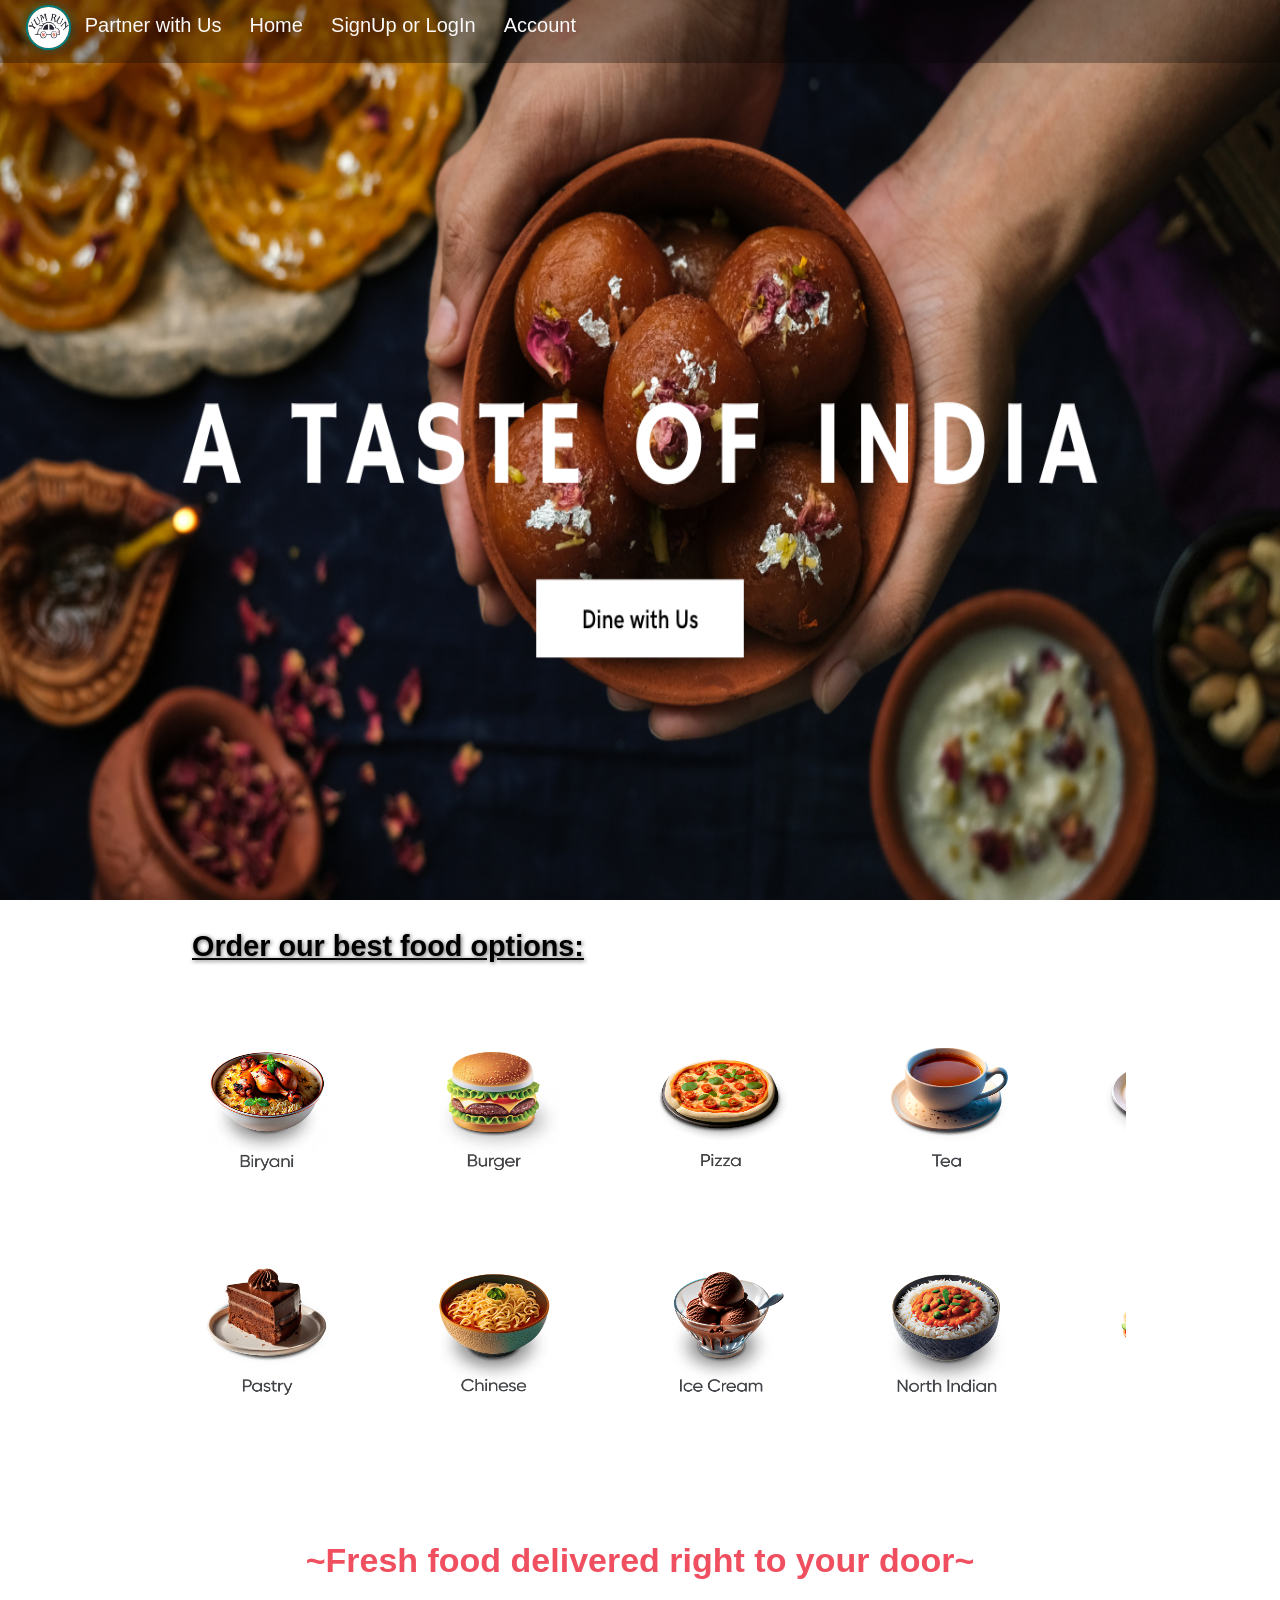
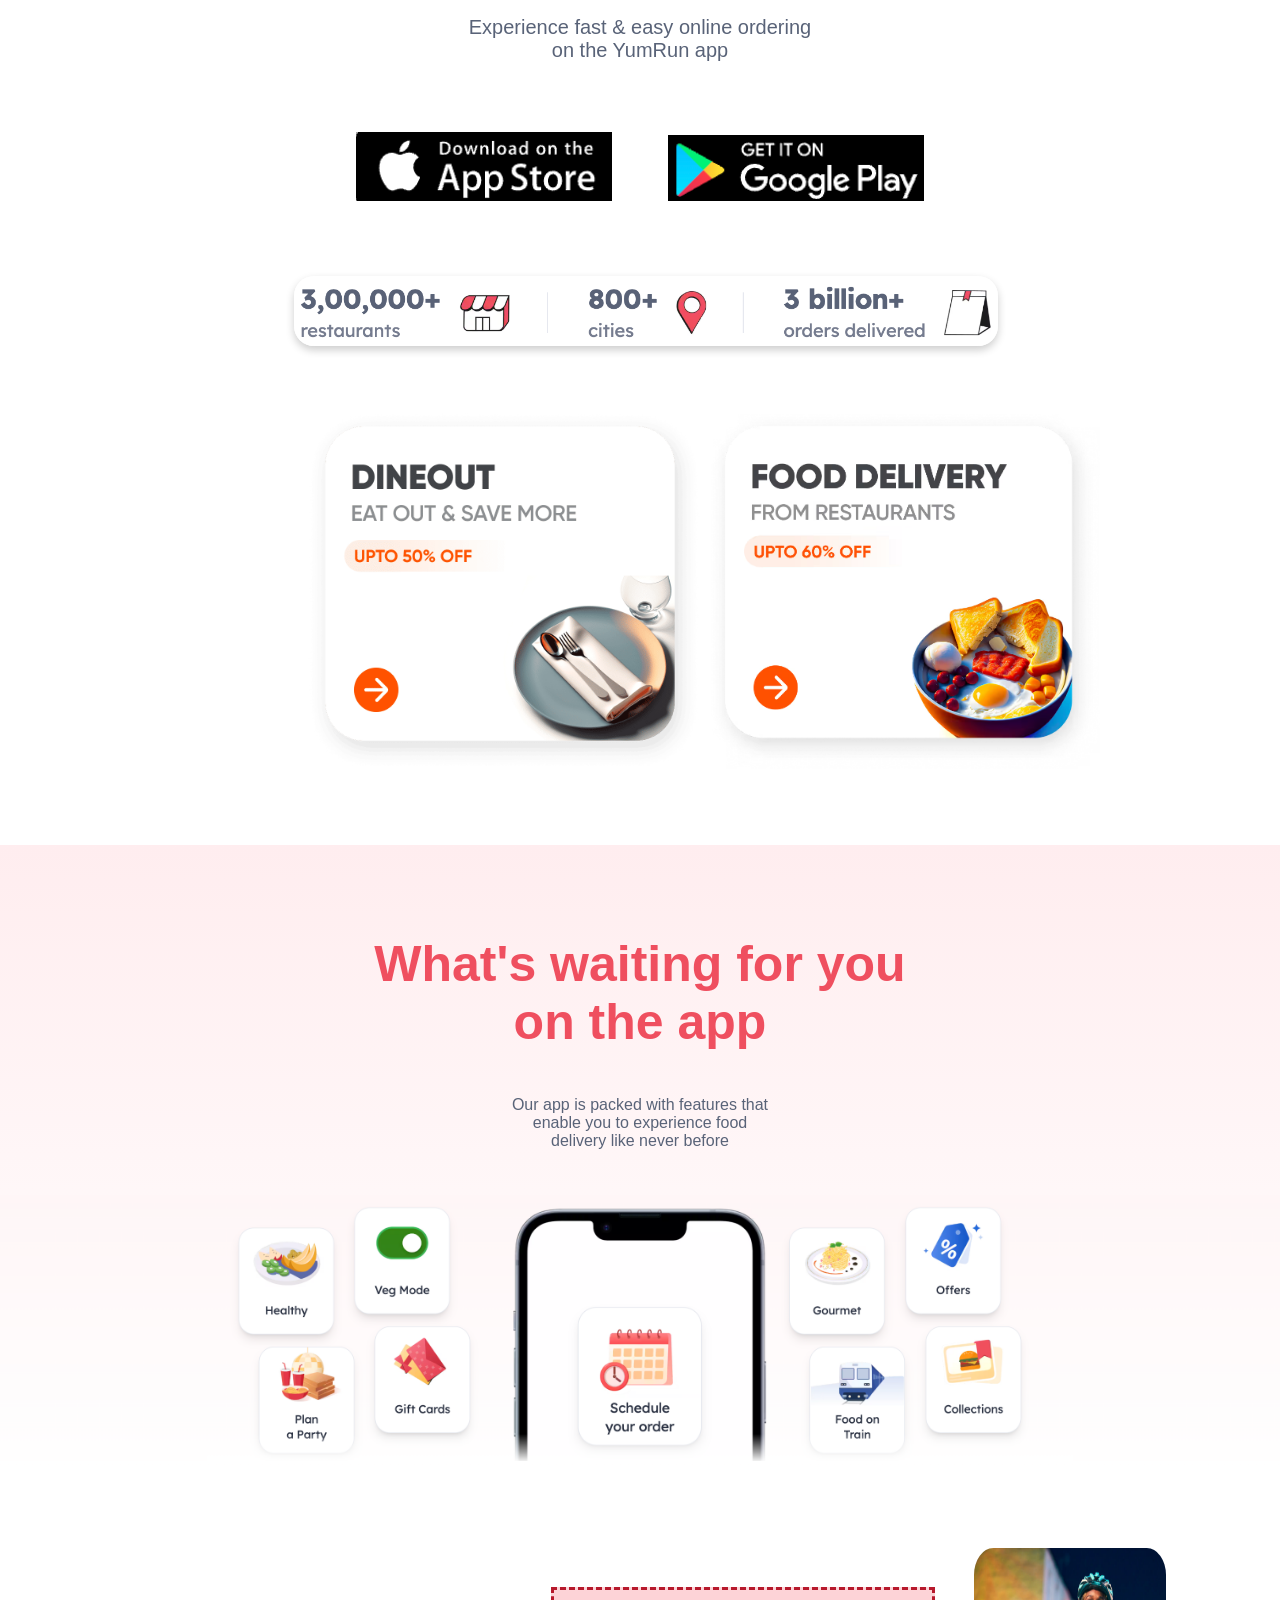
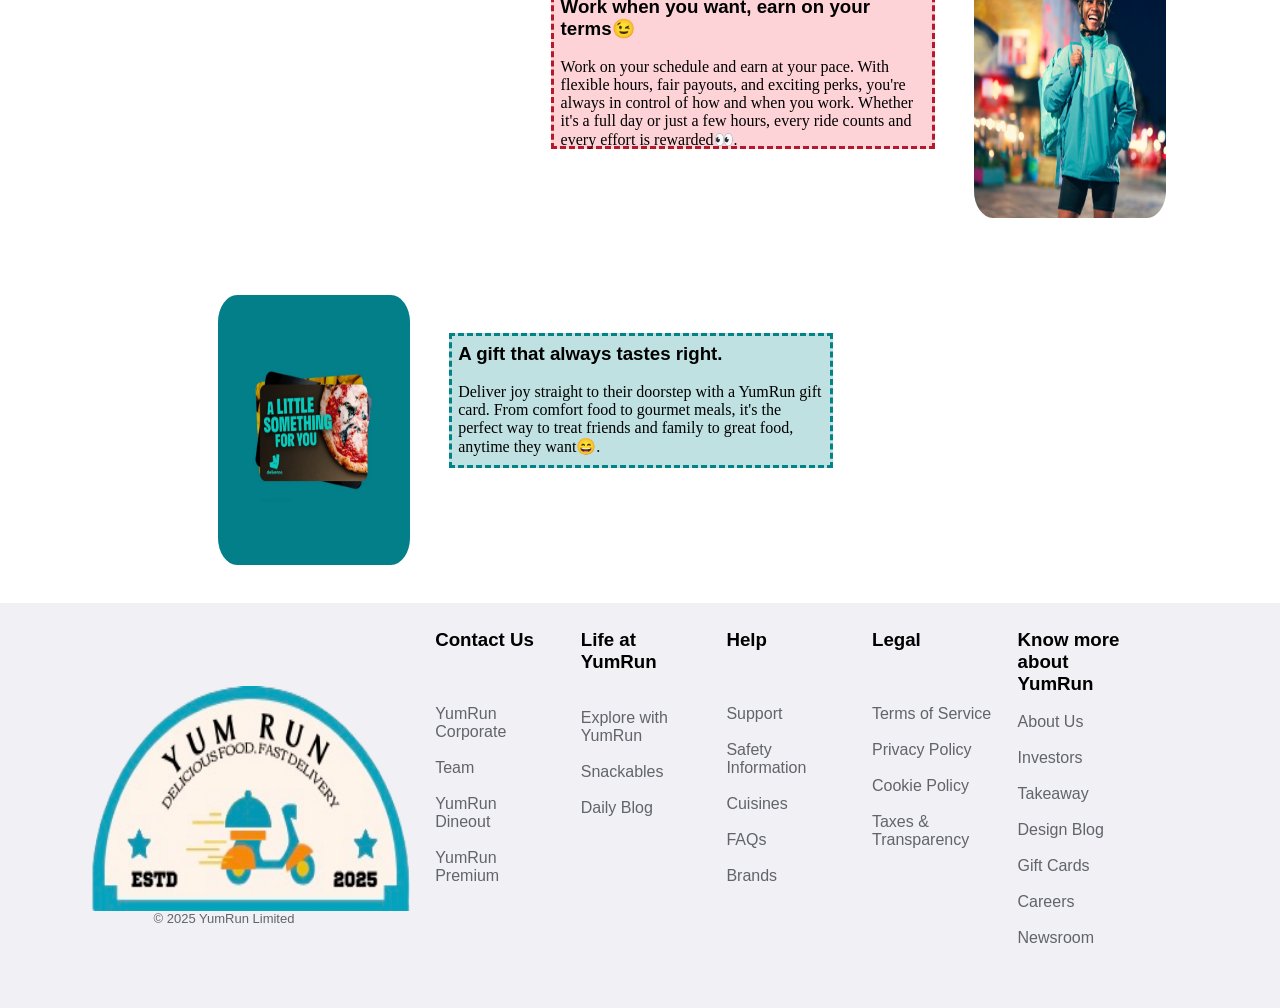
<file: HTML/index.html>
<!DOCTYPE html>
<html>

<head>
    <title>YumRun Clone</title>
    <link rel="stylesheet" href="../CSS/HomePage.css">
    <link rel="preconnect" href="https://fonts.googleapis.com">
    <link rel="preconnect" href="https://fonts.gstatic.com" crossorigin>
    <link href="https://fonts.googleapis.com/css2?family=Almendra+SC&family=Libre+Baskerville:ital@1&display=swap"
        rel="stylesheet">
</head>

<body>
    <header class="header">
        <nav class="navbar">
            <ul class="menu">
                <li class="LOGO"><img id="logo" src="../images/YUM RUN.jpeg" alt=""></li>
                <li class="dropdown">
                    <a href="../HTML/partnership.html">Partner with Us</a>
                </li>
                <li><a href="../HTML/index.html">Home</a></li>
                <li><a href="../HTML/login.html">SignUp or LogIn</a></li>
                <li><a href="#account">Account</a></li>
            </ul>
        </nav>
        <div>
            <img class="image1top" src="../images/topImage.png" alt="">
        </div>
    </header>

    <section class="food-belt">
        <div class="category-header">
            <h2>Order our best food options:</h2>
        </div>
        <div class="food-options">
            <div class="food-row" id="categoryList">
                <div class="food-pics">
                    <div class="biryani beltpics">
                        <img src="../images/Biryani.avif" alt="Biryani">
                    </div>
                </div>
                <div class="food-pics">
                    <div class="burger beltpics">
                        <img src="../images/Burger.avif" alt="Burger">
                    </div>
                </div>
                <div class="food-pics">
                    <div class="pizza beltpics">
                        <img src="../images/Pizza.png" alt="Pizza">
                    </div>
                </div>
                <div class="food-pics">
                    <div class="Tea beltpics">
                        <a href="tea.html">
                            <img src="../images/Tea.png" alt="Tea">
                        </a>
                    </div>
                </div>
                <div class="food-pics">
                    <div class="rolls beltpics">
                        <img src="../images/Rolls.png" alt="Rolls">
                    </div>
                </div>
                <div class="food-pics">
                    <div class="salad beltpics">
                        <img src="../images/Salad.png" alt="Salad">
                    </div>
                </div>
                <div class="food-pics">
                    <div class="dosa beltpics">
                        <img src="../images/Dosa.png" alt="Dosa">
                    </div>
                </div>
                <div class="food-pics">
                    <div class="SOUTH-INDIAN beltpics">
                        <img src="../images/South Indian.png" alt="South Indian">
                    </div>
                </div>
                <div class="food-pics">
                    <div class="parotha beltpics">
                        <img src="../images/Parotta.png" alt="Parotha">
                    </div>
                </div>
                <div class="food-pics">
                    <div class="pasta beltpics">
                        <img src="../images/Pasta.png" alt="Pasta">
                    </div>
                </div>
            </div>
            <div class="food-row" id="categoryList">
                <div>
                    <div class="pastry beltpics">
                        <img src="../images/Pastry.png" alt="Pastry">
                    </div>
                </div>
                <div>
                    <div class="chinese beltpics">
                        <img src="../images/Chinese.png" alt="Chinese">
                    </div>
                </div>
                <div>
                    <div class="ice-cream beltpics">
                        <img src="../images/Ice Cream.png" alt="Ice Cream">
                    </div>
                </div>
                <div>
                    <div class="north-indian beltpics">
                        <img src="../images/North Indian.png" alt="North Indian">
                    </div>
                </div>
                <div>
                    <div class="shawarma beltpics">
                        <img src="../images/Shawarma.png" alt="Shawarma">
                    </div>
                </div>
                <div>
                    <div class="kebab beltpics">
                        <img src="../images/Kebab.png" alt="Kebab">
                    </div>
                </div>
                <div>
                    <div class="noodles beltpics">
                        <img src="../images/Noodles.png" alt="Noodles">
                    </div>
                </div>
                <div>
                    <div class="idli beltpics">
                        <img src="../images/Idli.png" alt="Idli">
                    </div>
                </div>
                <div>
                    <div class="khichdi beltpics">
                        <img src="../images/Khichdi.avif" alt="Khichdi">
                    </div>
                </div>
                <div>
                    <div class="pure-veg beltpics">
                        <img src="../images/Pure Veg.png" alt="Pure Veg">
                    </div>
                </div>
            </div>
        </div>
    </section>

    <section class="download-app">
        <div>
            <h4>~Fresh food delivered right to your door~</h4>
        </div><br><br>
        <div>
            <p>Experience fast & easy online ordering<br>on the YumRun app</p>
        </div>
        <div class="ios">
            <img src="../images/appstore.png">
            <img src="../images/android.png">
        </div>
    </section>
    <section class="history_image">
        <img src="../images/history_image.png" alt="">
    </section>
    <div class="offerTransition">
        <img src="../images/dineout.png" alt="">
        <img src="../images/food_delivery.avif" alt="">
    </div>
    <section class="APPexplain">
        <div class="importanceOfApp">What's waiting for you<br>on the app</div>
        <p class="feature_line">Our app is packed with features that<br>enable you to experience food<br>delivery like
            never before</p>
        <img class="featureIMG" src="../images/whatsonApp.png" alt="">
    </section>
    <section>
        <div class="expand-business">
            <div class="rider-offer">
                <img src="../images/rider.png" alt="">
                <div>
                    <h3>Work when you want, earn on your terms😉</h3>
                    <br>
                    <p>Work on your schedule and earn at your pace.
                        With flexible hours, fair payouts, and exciting perks,
                        you're always in control of how and when you work.
                        Whether it's a full day or just a few hours,
                        every ride counts and every effort is rewarded👀.
                    </p>
                </div>
            </div>
            <div class="giftcards">
                <img src="../images/giftscard.png" alt="">
                <div>
                    <h3>A gift that always tastes right.</h3>
                    <br>
                    <p>Deliver joy straight to their doorstep with a YumRun gift card.
                        From comfort food to gourmet meals,
                        it's the perfect way to treat friends and family to great food,
                        anytime they want😄.
                    </p>
                </div>
            </div>
        </div>
    </section>
    <footer>
        <card class="discover">
            <h3>Know more about YumRun</h3><br>
            <a href="">About Us</a><br><br>
            <a href="">Investors</a><br><br>
            <a href="">Takeaway</a><br><br>
            <a href="">Design Blog</a><br><br>
            <a href="">Gift Cards</a><br><br>
            <a href="">Careers</a><br><br>
            <a href="">Newsroom</a><br>
        </card>
        <card class="Legal">
            <h3>Legal</h3><br><br><br>
            <a href="">Terms of Service</a><br><br>
            <a href="">Privacy Policy</a><br><br>
            <a href="">Cookie Policy</a><br><br>
            <a href="">Taxes & Transparency</a><br><br>
        </card>
        <card class="help">
            <h3>Help</h3><br><br><br>
            <a href="">Support</a><br><br>
            <a href="">Safety Information</a><br><br>
            <a href="">Cuisines</a><br><br>
            <a href="">FAQs</a><br><br>
            <a href="">Brands</a><br>
        </card>
        <card class="life">
            <h3>Life at YumRun</h3><br><br>
            <a href="">Explore with YumRun</a><br><br>
            <a href="">Snackables</a><br><br>
            <a href="">Daily Blog</a><br>
        </card>
        <card class="contact">
            <h3>Contact Us</h3><br><br><br>
            <a href="">YumRun Corporate</a><br><br>
            <a href="">Team</a><br><br>
            <a href="">YumRun Dineout</a><br><br>
            <a href="">YumRun Premium</a><br>
        </card>
        <div id="copyright">
            <img src="../images/YUMRUNLOGO2.png" alt="">
            <p>© 2025 YumRun Limited</p>
        </div>
    </footer>
</body>

</html>
</file>
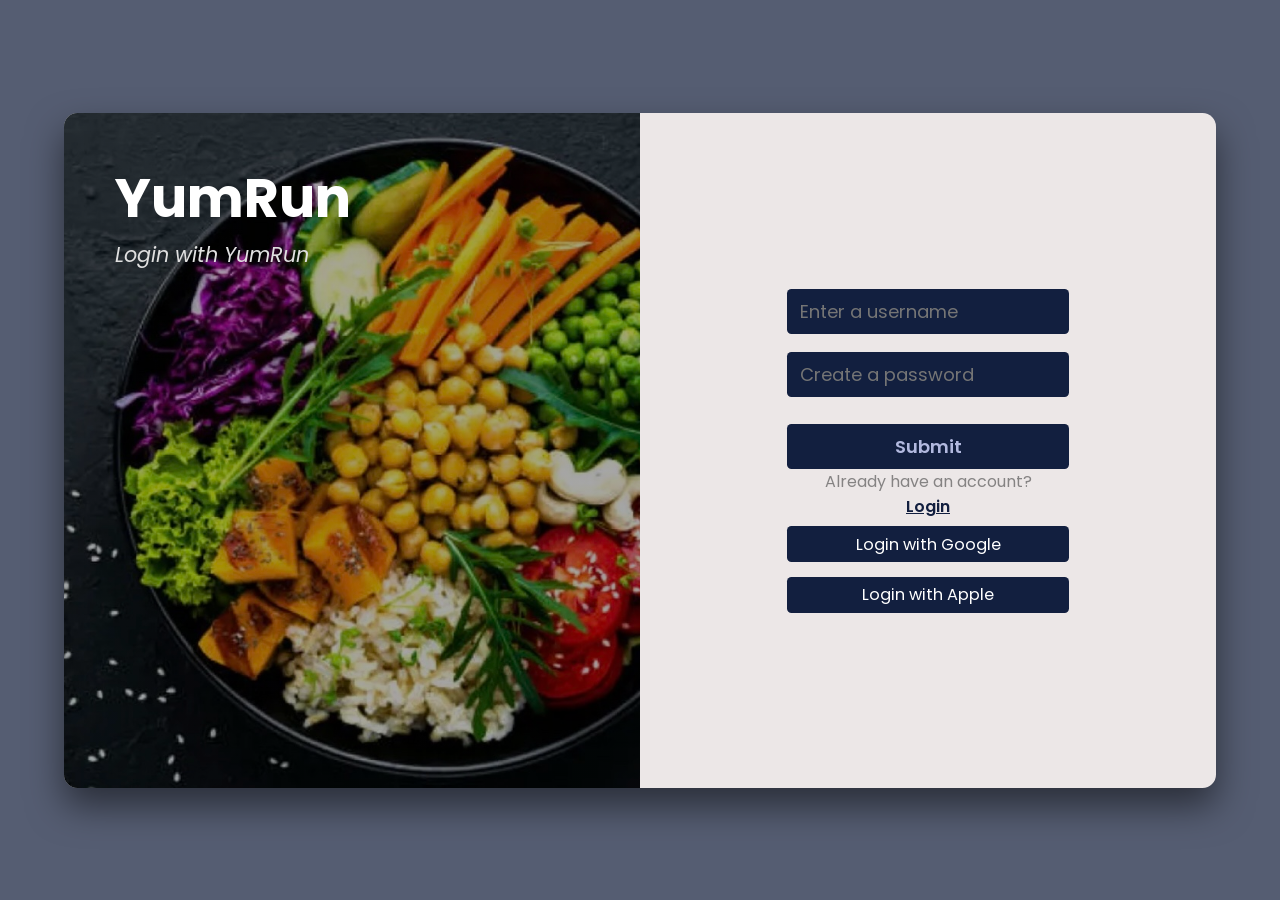
<file: login.html>
<!DOCTYPE html>
<html lang="en">
<head>
    <meta charset="UTF-8">
    <meta name="viewport" content="width=device-width, initial-scale=1.0">
    <title>Login/Register</title>
    <link rel="stylesheet" href="login.css">
</head>
<body>
        <div class="container">
            <div class="sidebar">
                <h2>YumRun</h2>
                <p>Login with YumRun</p>
            </div>
            <div class="text">
                <input class="input-text" type="text" placeholder="Enter a username">
                <input class="input-text" type="text" placeholder="Create a password">
                <button>Submit</button>
                <p style="color: rgb(133, 131, 131);">Already have an account? <p class="loginspan">Login</p></p>
                
                <p style="color: white;" class="googleApple">Login with Google</p>
                <p style="color: white;" class="googleApple">Login with Apple</p>
            </div>
        </div>
</body>
</html>
</file>
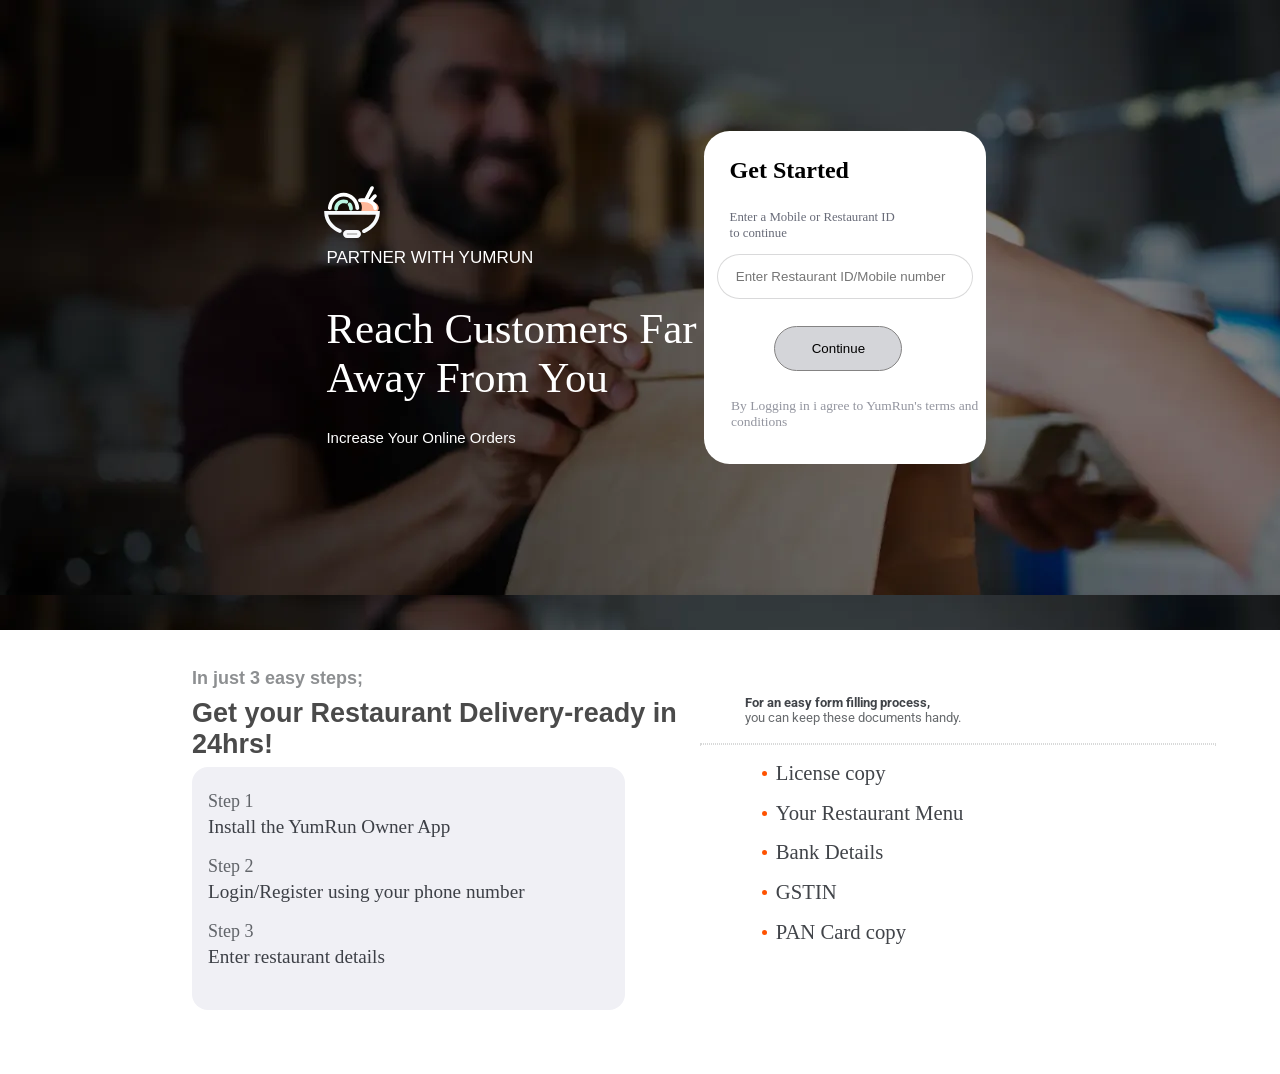
<file: partnership.html>
<!DOCTYPE html>
<html>

<head>
    <link rel="stylesheet" href="partner.css">
    <link rel="preconnect" href="https://fonts.googleapis.com">
    <link rel="preconnect" href="https://fonts.gstatic.com" crossorigin>
    <link href="https://fonts.googleapis.com/css2?family=Roboto:ital,wght@0,100..900;1,100..900&display=swap"
        rel="stylesheet">
</head>

<body>
    <div>
        <div class="hero">
            <div class="text">
                <img class="logo" src="./partner_top.svg">
                <div class="tag">PARTNER WITH YUMRUN</div>
                <div class="tag2">Reach Customers Far<br>Away From You</div>
                <div class="tag3">Increase Your Online Orders</div>
            </div>
            <div class="form">
                <h2>Get Started</h2>
                <p class="tag4">Enter a Mobile or Restaurant ID<br>to continue</p>
                <div class="enter-number">
                    <input class="inputText" type="text" placeholder="Enter Restaurant ID/Mobile number">
                    <span></span>
                    <div>
                        <button class="button">Continue</button>
                    </div>
                </div>
                <div>
                    <p class="tag5">By Logging in i agree to YumRun's terms and conditions</p>
                </div>
            </div>
        </div>
    </div>
    <div class="description">
        <div>
            <div class="grid-1">
                <div class="intro-1">In just 3 easy steps;</div>
                <div class="intro-2">Get your Restaurant Delivery-ready in 24hrs!</div>
            </div>
            <div class="display">
                <div class="describe">
                    <div class="steps-3">
                        <div class="step-number">Step 1</div>
                        <div class="step-describe">Install the YumRun Owner App</div>
                    </div>
                    <div class="steps-3">
                        <div class="step-number">Step 2</div>
                        <div class="step-describe">Login/Register using your phone number </div>
                    </div>
                    <div class="steps-3">
                        <div class="step-number">Step 3</div>
                        <div class="step-describe">Enter restaurant details</div>
                    </div>
                </div>
            </div>
        </div>
        <div>
            <div class="container">
                <div class="line1">For an easy form filling process,</div>
                <div class="line2">you can keep these documents handy.</div>
                <div class="dotted-line"></div>
                <div class="document-main">
                    <div class="bullet"></div>
                    <div class="documents" id="license">License copy</div>
                </div>
                <div class="document-main">
                    <div class="bullet"></div>
                    <div class="documents">Your Restaurant Menu</div>
                </div>
                <div class="document-main">
                    <div class="bullet"></div>
                    <div class="documents">Bank Details</div>
                </div>
                <div class="document-main">
                    <div class="bullet"></div>
                    <div class="documents">GSTIN</div>
                </div>
                <div class="document-main">
                    <div class="bullet"></div>
                    <div class="documents">PAN Card copy</div>
                </div>
            </div>
        </div>
    </div>
    </div>
</body>

</html>
</file>
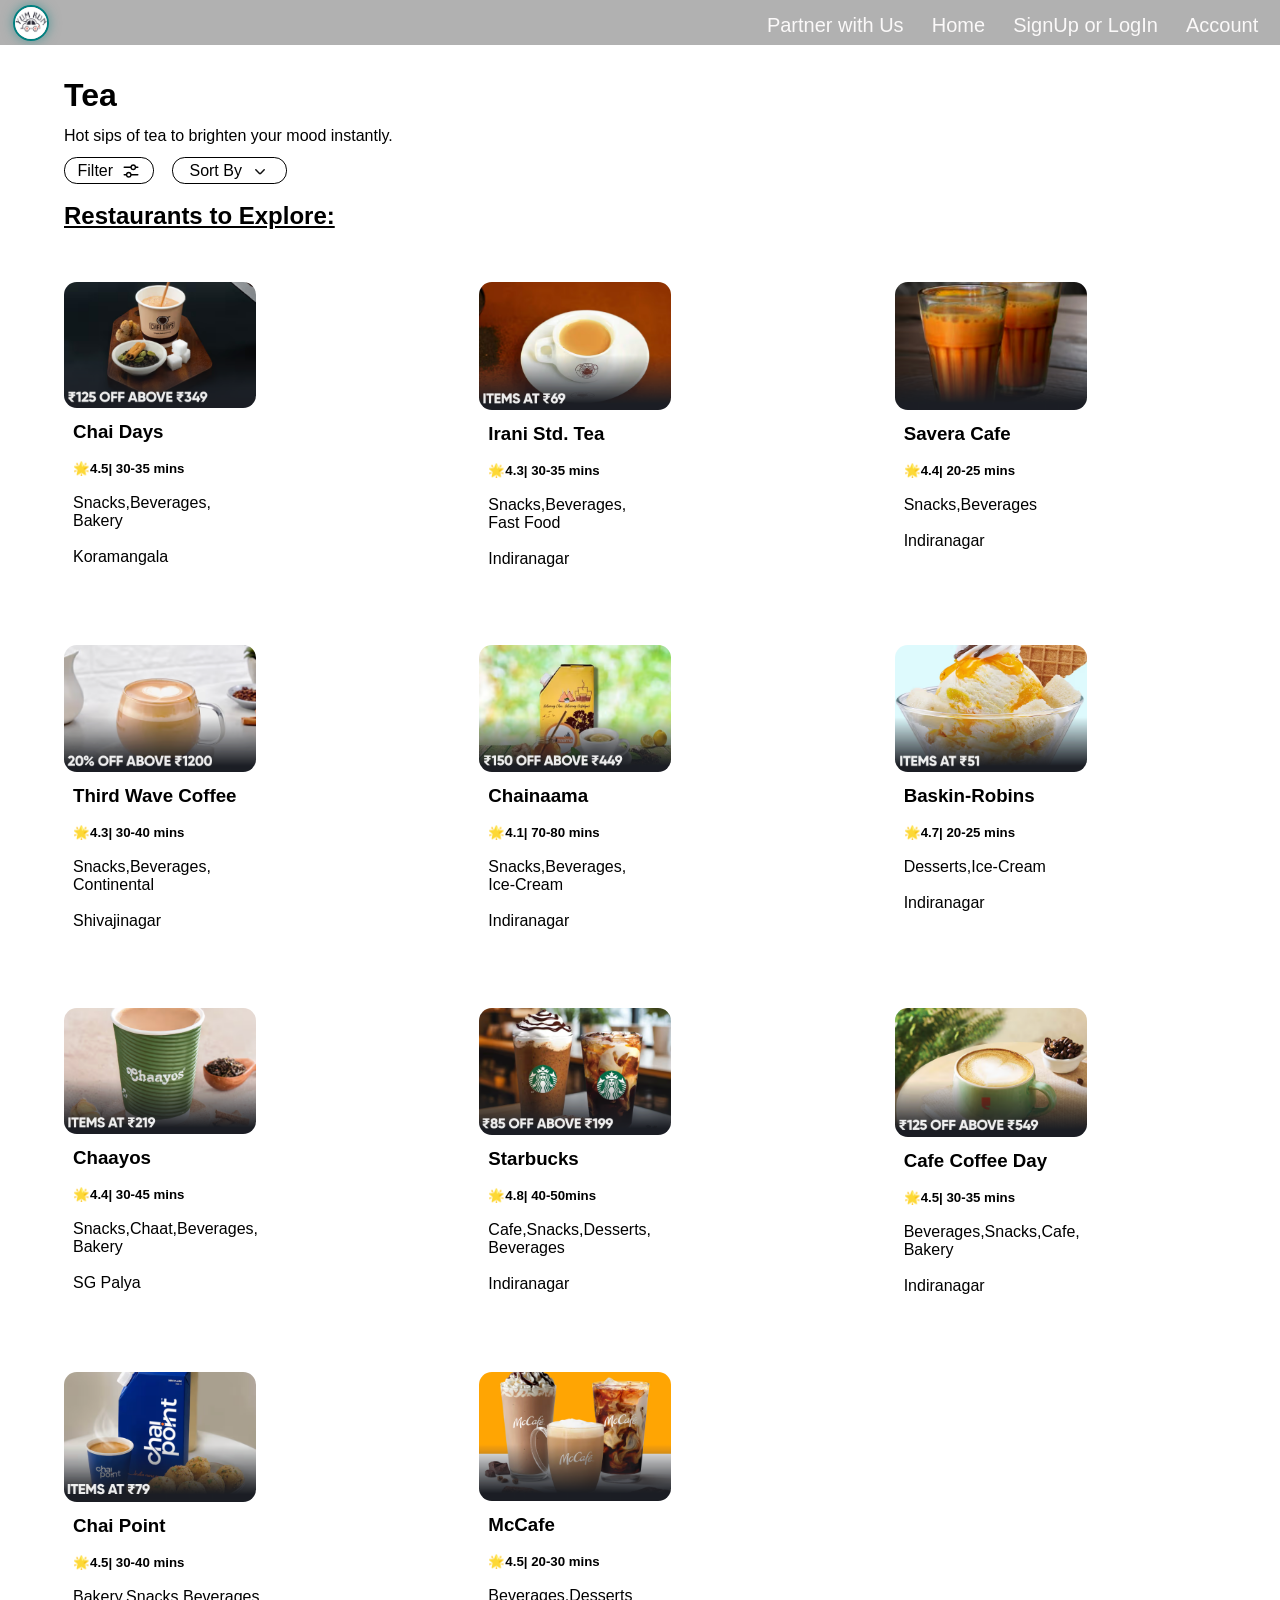
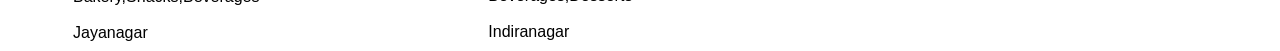
<file: tea.html>
<!DOCTYPE html>
<html>
    <head>
        <meta charset="UTF-8">
        <link rel="stylesheet" href="tea.css">
        <meta name="viewport" content="width=device-width, initial-scale=1.0">
    </head>
    <body>
        <header class="header">
        <nav class="navbar">
            <ul class="menu">
                <li class="LOGO"><img id="logo" src="./YUM RUN.jpeg" alt=""></li>
                <li class="dropdown">
                    <a href="partnership.html">Partner with Us</a>
                </li>
                <li><a href="./websiteclone.html">Home</a></li>
                <li><a href="login.html">SignUp or LogIn</a></li>
                <li><a href="#account">Account</a></li>
            </ul>
        </nav>
    </header>
    <div class="main">
        <div class="container">
            <div class="heading"><h1>Tea</h1></div>
            <div class="tagline">Hot sips of tea to brighten your mood instantly.</div>
        </div>
    </div>
    <div class="option">
        <div class="filter">
        <div>Filter</div>
        <img src="./filter-arrow.svg">
        </div>
        <div class="sort">
        <div>Sort By</div>
        <img src="./arrow-down.svg">
        </div>
    </div>
    <div class="tag-line">
        <h2>Restaurants to Explore:</h2>
    </div>
    <div class="image-main">
        <div class="img-1">
            <img src="./tea1.png" >
            <h3>Chai Days</h3>
            <h5>🌟4.5| 30-35 mins</h5>
            <p>Snacks,Beverages,<br>Bakery</p>
            <p>Koramangala</p>
        </div>
        <div class="img-2">
            <img src="./tea2.png" >
            <h3>Irani Std. Tea</h3>
            <h5>🌟4.3| 30-35 mins</h5>
            <p>Snacks,Beverages,<br>Fast Food</p>
            <p>Indiranagar</p>
        </div>
        <div class="img-3">
            <img src="./tea3.png" >
            <h3>Savera Cafe</h3>
            <h5>🌟4.4| 20-25 mins</h5>
            <p>Snacks,Beverages</p>
            <p>Indiranagar</p>
        </div>
        <div class="img-4">
            <img src="./tea4.png" >
            <h3>Third Wave Coffee</h3>
            <h5>🌟4.3| 30-40 mins</h5>
            <p>Snacks,Beverages,<br>Continental</p>
            <p>Shivajinagar</p>
        </div>
        <div class="img-5">
            <img src="./tea5.png" >
            <h3>Chainaama</h3>
            <h5>🌟4.1| 70-80 mins</h5>
            <p>Snacks,Beverages,<br>Ice-Cream</p>
            <p>Indiranagar</p>
        </div>
        <div class="img-6">
            <img src="./tea6.png" >
            <h3>Baskin-Robins</h3>
            <h5>🌟4.7| 20-25 mins</h5>
            <p>Desserts,Ice-Cream</p>
            <p>Indiranagar</p>
        </div>
        <div class="img-7">
            <img src="./tea7.png" >
            <h3>Chaayos</h3>
            <h5>🌟4.4| 30-45 mins</h5>
            <p>Snacks,Chaat,Beverages,<br>Bakery</p>
            <p>SG Palya</p>
        </div>
        <div class="img-8">
            <img src="./tea8.png" >
            <h3>Starbucks</h3>
            <h5>🌟4.8| 40-50mins</h5>
            <p>Cafe,Snacks,Desserts,<br>Beverages</p>
            <p>Indiranagar</p>
        </div>
        <div class="img-9">
            <img src="./tea9 copy.png" >
            <h3>Cafe Coffee Day</h3>
            <h5>🌟4.5| 30-35 mins</h5>
            <p>Beverages,Snacks,Cafe,<br>Bakery</p>
            <p>Indiranagar</p>
        </div>
        <div class="img-10">
            <img src="./tea10.png" >
            <h3>Chai Point</h3>
            <h5>🌟4.5| 30-40 mins</h5>
            <p>Bakery,Snacks,Beverages</p>
            <p>Jayanagar</p>
        </div>
        <div class="img-11">
            <img src="./tea11.png" >
            <h3>McCafe</h3>
            <h5>🌟4.5| 20-30 mins</h5>
            <p>Beverages,Desserts</p>
            <p>Indiranagar</p>
        </div>
        
    </div>
    </body>
</html>
</file>
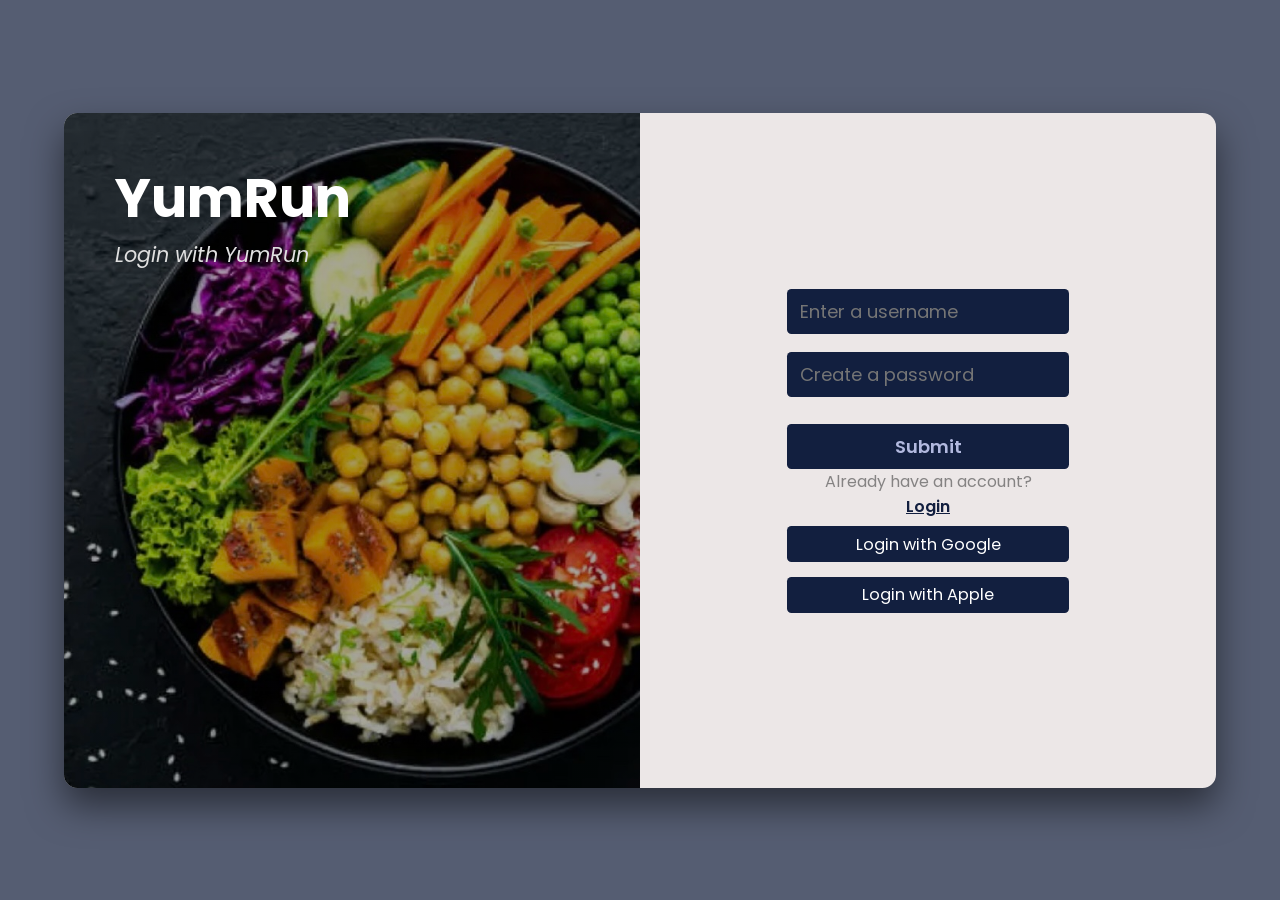
<file: HTML/login.html>
<!DOCTYPE html>
<html lang="en">
<head>
    <meta charset="UTF-8">
    <meta name="viewport" content="width=device-width, initial-scale=1.0">
    <title>Login/Register</title>
    <link rel="stylesheet" href="../CSS/login.css">
</head>
<body>
        <div class="container">
            <div class="sidebar">
                <h2>YumRun</h2>
                <p>Login with YumRun</p>
            </div>
            <div class="text">
                <input class="input-text" type="text" placeholder="Enter a username">
                <input class="input-text" type="text" placeholder="Create a password">
                <button>Submit</button>
                <p style="color: rgb(133, 131, 131);">Already have an account? <p class="loginspan">Login</p></p>
                
                <p style="color: white;" class="googleApple">Login with Google</p>
                <p style="color: white;" class="googleApple">Login with Apple</p>
            </div>
        </div>
</body>
</html>
</file>
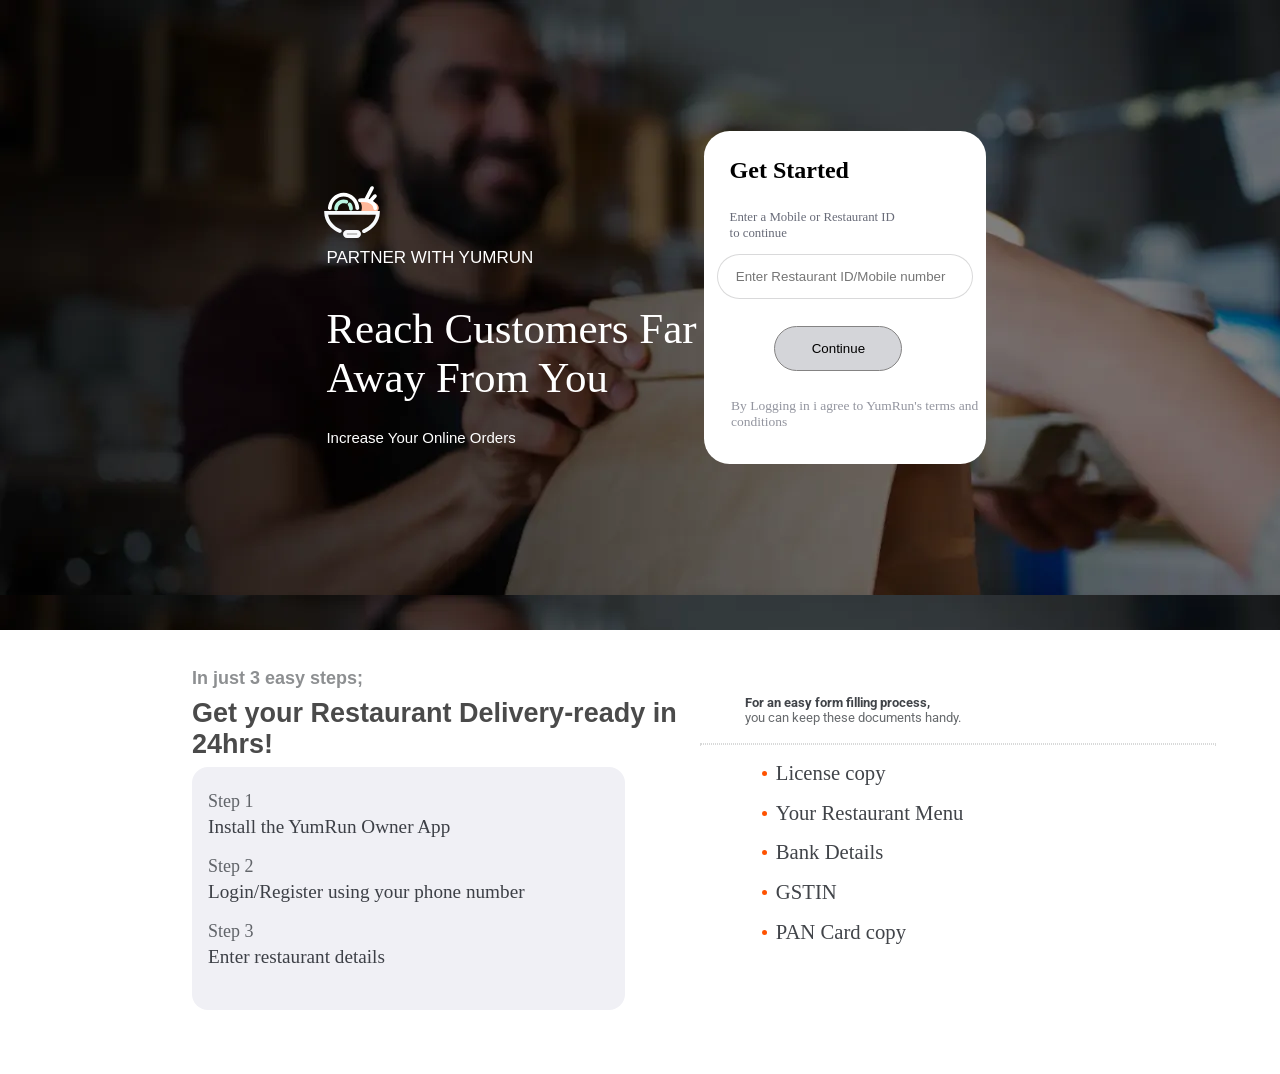
<file: HTML/partnership.html>
<!DOCTYPE html>
<html>

<head>
    <link rel="stylesheet" href="../CSS/partner.css">
    <link rel="preconnect" href="https://fonts.googleapis.com">
    <link rel="preconnect" href="https://fonts.gstatic.com" crossorigin>
    <link href="https://fonts.googleapis.com/css2?family=Roboto:ital,wght@0,100..900;1,100..900&display=swap"
        rel="stylesheet">
</head>

<body>
    <div>
        <div class="hero">
            <div class="text">
                <img class="logo" src="../images/partner_top.svg">
                <div class="tag">PARTNER WITH YUMRUN</div>
                <div class="tag2">Reach Customers Far<br>Away From You</div>
                <div class="tag3">Increase Your Online Orders</div>
            </div>
            <div class="form">
                <h2>Get Started</h2>
                <p class="tag4">Enter a Mobile or Restaurant ID<br>to continue</p>
                <div class="enter-number">
                    <input class="inputText" type="text" placeholder="Enter Restaurant ID/Mobile number">
                    <span></span>
                    <div>
                        <button class="button">Continue</button>
                    </div>
                </div>
                <div>
                    <p class="tag5">By Logging in i agree to YumRun's terms and conditions</p>
                </div>
            </div>
        </div>
    </div>
    <div class="description">
        <div>
            <div class="grid-1">
                <div class="intro-1">In just 3 easy steps;</div>
                <div class="intro-2">Get your Restaurant Delivery-ready in 24hrs!</div>
            </div>
            <div class="display">
                <div class="describe">
                    <div class="steps-3">
                        <div class="step-number">Step 1</div>
                        <div class="step-describe">Install the YumRun Owner App</div>
                    </div>
                    <div class="steps-3">
                        <div class="step-number">Step 2</div>
                        <div class="step-describe">Login/Register using your phone number </div>
                    </div>
                    <div class="steps-3">
                        <div class="step-number">Step 3</div>
                        <div class="step-describe">Enter restaurant details</div>
                    </div>
                </div>
            </div>
        </div>
        <div>
            <div class="container">
                <div class="line1">For an easy form filling process,</div>
                <div class="line2">you can keep these documents handy.</div>
                <div class="dotted-line"></div>
                <div class="document-main">
                    <div class="bullet"></div>
                    <div class="documents" id="license">License copy</div>
                </div>
                <div class="document-main">
                    <div class="bullet"></div>
                    <div class="documents">Your Restaurant Menu</div>
                </div>
                <div class="document-main">
                    <div class="bullet"></div>
                    <div class="documents">Bank Details</div>
                </div>
                <div class="document-main">
                    <div class="bullet"></div>
                    <div class="documents">GSTIN</div>
                </div>
                <div class="document-main">
                    <div class="bullet"></div>
                    <div class="documents">PAN Card copy</div>
                </div>
            </div>
        </div>
    </div>
    </div>
</body>

</html>
</file>
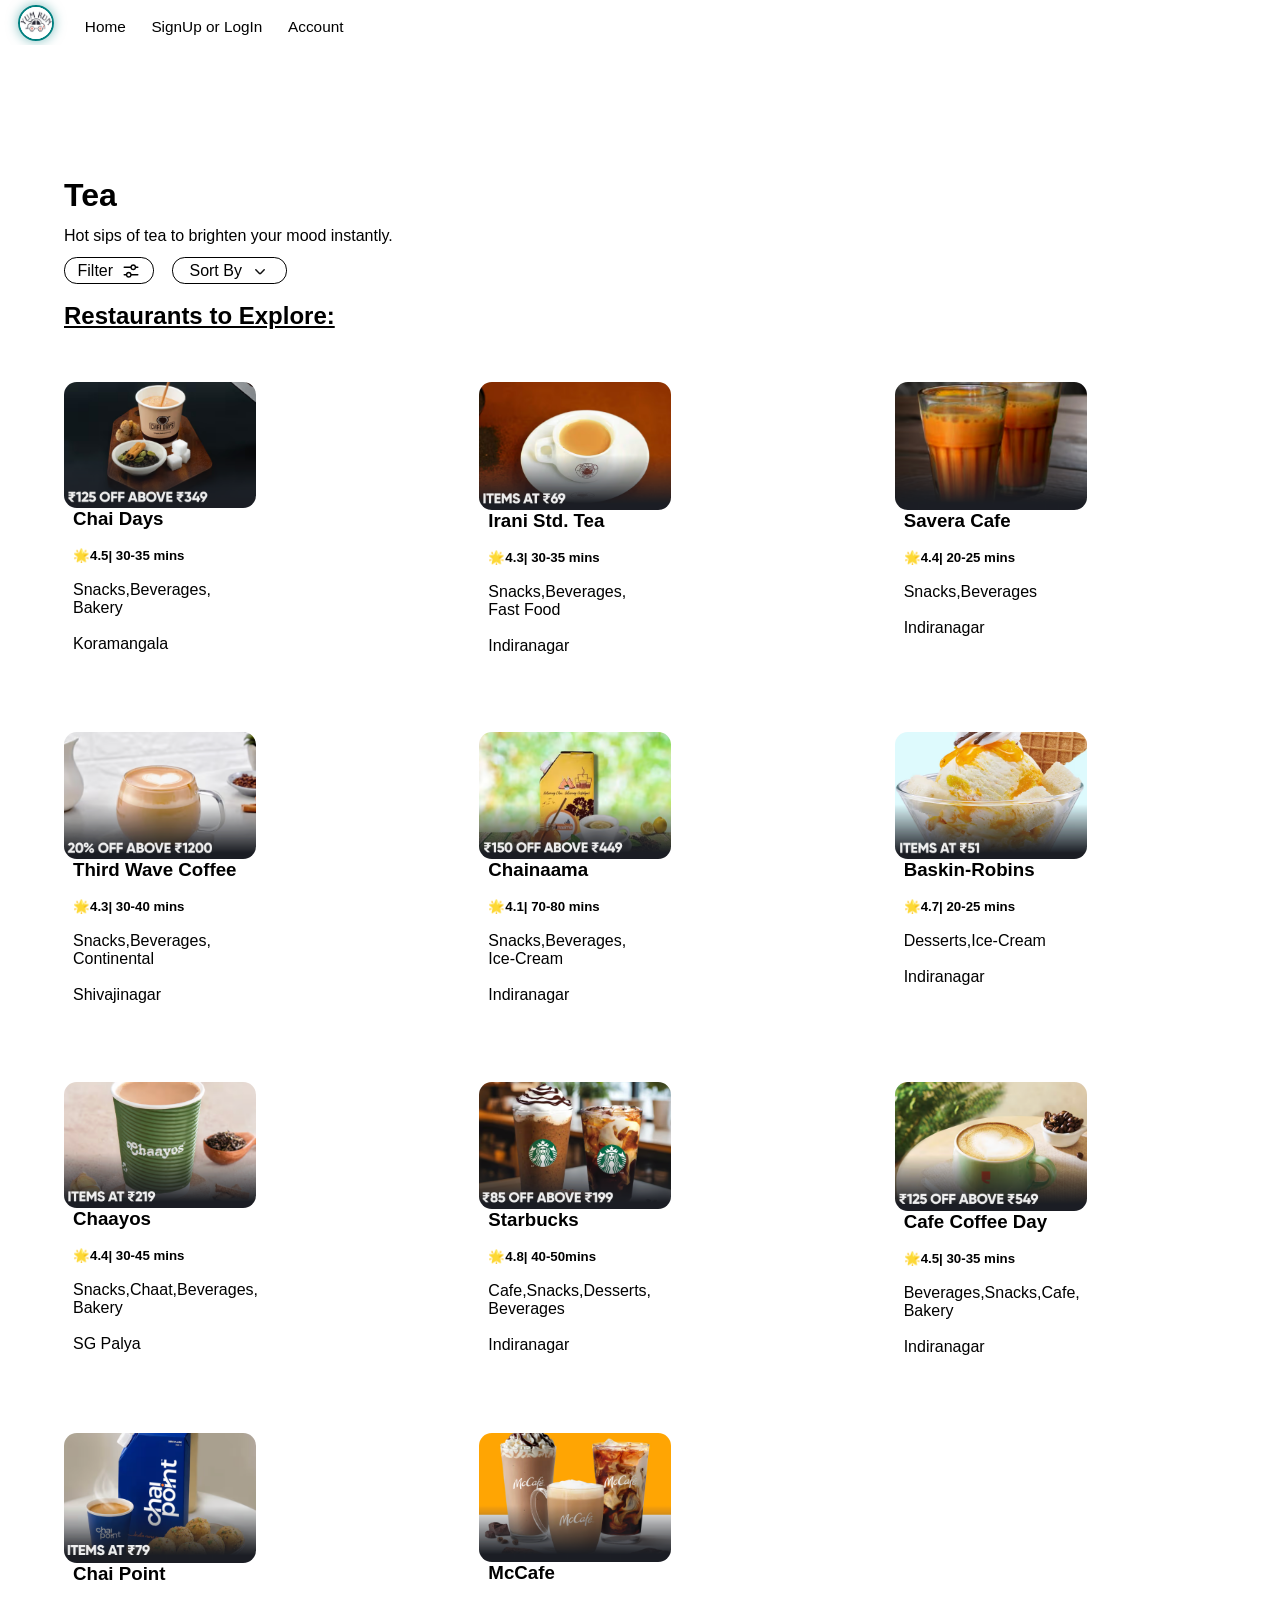
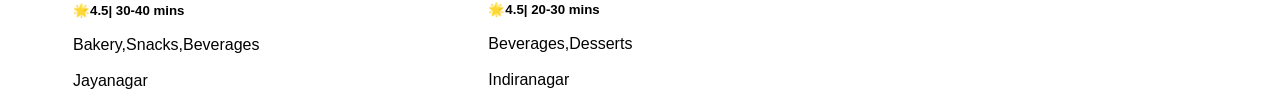
<file: HTML/tea.html>
<!DOCTYPE html>
<html>

<head>
    <meta charset="UTF-8">
    <link rel="stylesheet" href="../CSS/tea.css">
    <meta name="viewport" content="width=device-width, initial-scale=1.0">
</head>

<body>
    <header class="header">
        <nav class="navbar">
            <!-- <ul class="menu"> -->
            <img id="logo" src="../images/YUM RUN.jpeg" alt="">
            <a href="../HTML/websiteclone.html">Home</a>
            <a href="../HTML/login.html">SignUp or LogIn</a>
            <a href="#account">Account</a>
        </nav>
    </header>
    <div class="main">
        <div class="container">
            <div class="heading">
                <h1>Tea</h1>
            </div>
            <div class="tagline">Hot sips of tea to brighten your mood instantly.</div>
        </div>
    </div>
    <div class="option">
        <div class="filter">
            <div>Filter</div>
            <img src="../images/filter-arrow.svg">
        </div>
        <div class="sort">
            <div>Sort By</div>
            <img src="../images/arrow-down.svg">
        </div>
    </div>
    <div class="tag-line">
        <h2>Restaurants to Explore:</h2>
    </div>
    <div class="image-main">
        <div class="img-1">
            <img src="../images/tea1.png">
            <h3>Chai Days</h3>
            <h5>🌟4.5| 30-35 mins</h5>
            <p>Snacks,Beverages,<br>Bakery</p>
            <p>Koramangala</p>
        </div>
        <div class="img-2">
            <img src="../images/tea2.png">
            <h3>Irani Std. Tea</h3>
            <h5>🌟4.3| 30-35 mins</h5>
            <p>Snacks,Beverages,<br>Fast Food</p>
            <p>Indiranagar</p>
        </div>
        <div class="img-3">
            <img src="../images/tea3.png">
            <h3>Savera Cafe</h3>
            <h5>🌟4.4| 20-25 mins</h5>
            <p>Snacks,Beverages</p>
            <p>Indiranagar</p>
        </div>
        <div class="img-4">
            <img src="../images/tea4.png">
            <h3>Third Wave Coffee</h3>
            <h5>🌟4.3| 30-40 mins</h5>
            <p>Snacks,Beverages,<br>Continental</p>
            <p>Shivajinagar</p>
        </div>
        <div class="img-5">
            <img src="../images/tea5.png">
            <h3>Chainaama</h3>
            <h5>🌟4.1| 70-80 mins</h5>
            <p>Snacks,Beverages,<br>Ice-Cream</p>
            <p>Indiranagar</p>
        </div>
        <div class="img-6">
            <img src="../images/tea6.png">
            <h3>Baskin-Robins</h3>
            <h5>🌟4.7| 20-25 mins</h5>
            <p>Desserts,Ice-Cream</p>
            <p>Indiranagar</p>
        </div>
        <div class="img-7">
            <img src="../images/tea7.png">
            <h3>Chaayos</h3>
            <h5>🌟4.4| 30-45 mins</h5>
            <p>Snacks,Chaat,Beverages,<br>Bakery</p>
            <p>SG Palya</p>
        </div>
        <div class="img-8">
            <img src="../images/tea8.png">
            <h3>Starbucks</h3>
            <h5>🌟4.8| 40-50mins</h5>
            <p>Cafe,Snacks,Desserts,<br>Beverages</p>
            <p>Indiranagar</p>
        </div>
        <div class="img-9">
            <img src="../images/tea9 copy.png">
            <h3>Cafe Coffee Day</h3>
            <h5>🌟4.5| 30-35 mins</h5>
            <p>Beverages,Snacks,Cafe,<br>Bakery</p>
            <p>Indiranagar</p>
        </div>
        <div class="img-10">
            <img src="../images/tea10.png">
            <h3>Chai Point</h3>
            <h5>🌟4.5| 30-40 mins</h5>
            <p>Bakery,Snacks,Beverages</p>
            <p>Jayanagar</p>
        </div>
        <div class="img-11">
            <img src="../images/tea11.png">
            <h3>McCafe</h3>
            <h5>🌟4.5| 20-30 mins</h5>
            <p>Beverages,Desserts</p>
            <p>Indiranagar</p>
        </div>

    </div>
</body>

</html>
</file>
<file: CSS/HomePage.css>
* {
    margin: 0;
    padding: 0;
    box-sizing: border-box;
}

body {
    font-family: Arial, sans-serif;
    background: rgb(255 255 255);
}

.image1top {
    width: 100vw;
    height: 100vh;
}

#logo {
    margin-left: 2vw;
    margin-top: 0.5vh;
    width: 45px;
    height: 45px;
    border-radius: 50%;
    border: 2px solid teal;
    box-shadow: 0 0 12px rgba(0, 128, 128, 0.5);
    z-index: 1;
}

.navbar {
    width: 100vw;
    height: 7vh;
    background-color: #0606064f;
    position: fixed;
    top: 0vw;
    /* right: 4vw; */
    overflow: hidden;

}

.menu {
    list-style-type: none;
    overflow: hidden;
}

header li a:hover {
    text-decoration: underline 3px rgb(2, 2, 2);

}

.menu li {
    float: left;
    font-weight: 400;
    font-style: normal;
    font-size: 20px;
}

.menu li a {
    display: block;
    color: rgb(251, 249, 249);
    text-align: center;
    padding: 1.1vw;
    text-decoration: none;
}

section h2 {
    font-size: 150%;
    font-weight: bold;
    margin-bottom: 5vw;
    text-decoration: underline;
    text-shadow: 1px 1px 4px rgb(102, 99, 99);
}

.food-belt {
    margin-top: 2vw;
    margin-left: 15vw;
    margin-right: 12vw;
    font-size: larger;
}

.food-options {
    overflow: scroll hidden;
    display: grid;
    grid-template-columns: repeat(1, 1fr);
    box-sizing: border-box;
    box-shadow: #b3b2b2;
}

.food-row {
    height: 25vh;
    display: grid;
    grid-template-columns: repeat(10, 1fr);
    gap: 6vw;
}

.food-options::-webkit-scrollbar {
    display: none;
}

.food-row img {
    width: 150px;
    height: 150px;
    border: transparent;
    background-color: none;
    cursor: pointer;
}

.food-row img:hover {
    transform: scale(1.1);
    transition: transform 0.3s;
    border: #b3b2b2;
    border-radius: 20%;
    box-shadow: 0 4px 8px rgba(0, 0, 0, 0.2);
}

.download-app {
    display: flex;
    flex-direction: column;
    align-items: center;
    justify-content: center;
    margin-top: 5vw;
    margin-left: auto;
    text-align: center;
}

.download-app h4 {
    font-size: 34px;
    font-weight: bold;
    color: rgb(239, 79, 95);
    text-align: center;
}

.download-app p {
    font-size: 20px;
    color: rgb(89, 99, 120);
    margin-bottom: 5vh;
    text-align: center;
}

.download-app img {
    width: 20vw;
    height: auto;
    margin: 2vw;
    cursor: pointer;

}

.history_image {
    margin-top: 5vh;
    margin-left: 23vw;
}

.history_image img {
    width: 55vw;
    height: auto;
    border-radius: 20px;
    box-shadow: 0 4px 8px rgba(0, 0, 0, 0.2);
}

.offerTransition {
    display: grid;
    grid-template-columns: repeat(2, 1fr);
    margin-top: 3vw;
    margin-bottom: 5vw;
    width: 50vw;
    margin-left: 22.5vw;
}

.offerTransition img {
    margin: 3%;
    width: 400px;
    transition: transform 0.3s, box-shadow 0.3s;
}

.offerTransition img:hover {
    cursor: pointer;
    transform: scale(1.1);
    border-radius: 20%;
}

.APPexplain {
    background: linear-gradient(0deg, #FFFFFF 0%, #FFEDEF 100%);
    width: 100vw;
}

.importanceOfApp {
    color: rgb(239, 79, 95);
    font-weight: bold;
    font-size: 50px;
    text-align: center;
    text-decoration: none;
    text-shadow: none;
    padding-top: 10vh;
}

section .feature_line {
    color: rgb(89, 99, 120);
    font-weight: 300;
    text-align: center;
    padding: 5vh;
}

.featureIMG {
    width: 100%;
    height: 100%;
}

.expand-business {
    width: 80vw;
    margin-top: 5vh;
    margin-left: 20vh;
    display: flex;
    flex-direction: column;
    /* justify-content: center;
    align-items: center; */
}

.rider-offer {
    display: flex;
    left: 400px;
    flex-direction: row-reverse;
}

.rider-offer img {
    width: 15vw;
    height: 30vh;
    border-radius: 10%;
    margin: 3vw;
}

.rider-offer :hover {
    cursor: pointer;
}

.rider-offer div {
    width: 30vw;
    height: 18vh;
    padding: 0.5vw;
    border: 3px dashed #b7192c;
    margin-top: 6vw;
    background-color: #fcbcc3a7;
}

.rider-offer h3 {
    font-family: 'Lucida Sans', 'Lucida Sans Regular', 'Lucida Grande', 'Lucida Sans Unicode', Geneva, Verdana, sans-serif;
}

.rider-offer p {
    font-family: Cambria, Cochin, Georgia, Times, 'Times New Roman', serif;
}

.giftcards {
    display: flex;
}

.giftcards img {
    width: 15vw;
    height: 30vh;
    border-radius: 10%;
    margin: 3vw;
}

.giftcards div {
    background-color: rgba(8, 138, 142, 0.258);
    width: 30vw;
    height: 15vh;
    padding: 0.5vw;
    margin-top: 6vw;
    border: 3px dashed #038387;
}

.giftcards :hover {
    cursor: pointer;
}

.giftcards h3 {
    font-family: 'Lucida Sans', 'Lucida Sans Regular', 'Lucida Grande', 'Lucida Sans Unicode', Geneva, Verdana, sans-serif;
}

.giftcards p {
    font-family: Cambria, Cochin, Georgia, Times, 'Times New Roman', serif;
}

.gifts-border {
    background-color: #038387;
}

footer {
    background-color: rgb(240, 240, 245);
    width: 100%;
    height: 45vh;
    display: flex;
    justify-content: start;
    padding: 2vw;
    column-gap: 2vw;
    flex-direction: row-reverse;
}

footer card {
    width: 120px;
}

footer card a {
    text-decoration: none;
    color: rgba(2, 6, 12, 0.6);
}

footer img {
    margin-left: 0vw;
    width: 30vw;
    height: 25vh;
    padding-left: 5vw;
}

footer p {
    margin-left: 1vw;
    /* padding-top: 15vw; */
    color: rgba(2, 6, 12, 0.6);
    font-size: small;
}

#copyright {
    display: flex;
    flex-direction: column;
    align-items: center;
    justify-content: center;

}


@media (max-width: 1024px){
.navbar{
    height: 8vh;
}

#logo{
    margin-right: 30vw;   
    width: 6vw;
    height: auto;
}

.menu li{
    font-size: 16px;
}

.menu li a{
    padding: 1.5vw;
}

.image1top{
    height: 70vh;
}

.food-belt{
    margin-left: 8vw;
    margin-right: 8vw;
}

.food-row{
    grid-template-columns: repeat(5, 1fr);
    height: auto;
    gap: 4vw;
}

.food-row img{
    width: 120px;
    height: 120px;
}

.download-app img{
    width: 30vw;
}

.history_image{
    margin-left: 10vw;
}

.history_image img{
    width: 80vw;
}

.offerTransition{
    width: 80vw;
    margin-left: 10vw;
}

.offerTransition img{
    width: 100%;
}

.importanceOfApp{
    font-size: 38px;
}

.expand-business{
    width: 90vw;
    margin-left: auto;
    margin-right: auto;
}

.rider-offer,
.giftcards{
    flex-direction: column;
    align-items: center;
}

.rider-offer div,
.giftcards div{
    width: 60vw;
    height: auto;
}

.rider-offer img,
.giftcards img{
    width: 30vw;
    height: auto;
}

footer{
    height: auto;
    flex-wrap: wrap;
    justify-content: center;
}
}

@media (max-width: 600px){

.navbar{
    height: auto;
    padding-bottom: 1vh;
}


#logo{
    margin-right: 10vw;
    width: 10vw;
    height: auto;
}


.menu li{
    font-size: 14px;
}

.menu li a{
    padding: 2vw 1.5vw;
}
.image1top{
    height: 50vh;
}

.food-belt{
    margin: 5vw;
}

.food-row{
    grid-template-columns: repeat(2, 1fr);
    gap: 5vw;
}

.food-row img{
    width: 100px;
    height: 100px;
}

.download-app h4{
    font-size: 24px;
}

.download-app p{
    font-size: 16px;
}

.download-app img{
    width: 60vw;
}

.history_image{
    margin-left: 0;
}

.history_image img{
    width: 95vw;
}

.offerTransition{
    grid-template-columns: 1fr;
    width: 90vw;
    margin-left: auto;
    margin-right: auto;
}

.importanceOfApp{
    font-size: 30px;
}

.featureIMG{
    height: auto;
}

.expand-business{
    width: 95vw;
}

.rider-offer div{
    width: 90vw;
    padding-bottom: 2vh;
}
.giftcards div{
    width: 90vw;
    margin-bottom: 2vw;
    padding-bottom: 2vw;
}

.rider-offer img,
.giftcards img{
    width: 50vw;
    margin-bottom: 1vw;
}

footer{
    flex-direction: column;
    align-items: center;
    height: auto;
}

footer img{
    width: 60vw;
    height: auto;
}

}
@media (max-width: 420px){
    .menu li{
        float: none;
        text-align: center;
    }

    #logo{
        display: block;
        margin: 1vh auto;
    }
}
</file>
<file: login.css>
@import url('https://fonts.googleapis.com/css2?family=Poppins:wght@300;400;600&display=swap');

* {
    margin: 0;
    padding: 0;
    box-sizing: border-box;
    font-family: 'Poppins', sans-serif;
}


body {
    background: rgb(85, 93, 114);
    min-height: 100vh;
    display: flex;
    justify-content: center;
    align-items: center;
}


.container {
    background: rgb(236, 231, 231);
    width: 90vw;
    height: 75vh;
    max-width: 90vw;
    border-radius: 1.5vh;
    display: flex;
    overflow: hidden;
    box-shadow: 0 2vh 4vh rgba(0, 0, 0, 0.5);
}


.sidebar {
    width: 45vw;
    height: 100%;
    background-image:
        linear-gradient(rgba(0,0,0,0.35), rgba(0,0,0,0.35)),
        url('login-image.jpg');
    background-size: cover;
    background-position: center;
    padding: 5vh 4vw;
    display: flex;
    flex-direction: column;
    justify-content: flex-start;
}

.sidebar h2 {
    font-size: 6vh;
    color: #ffffff;
}

.sidebar p {
    font-size: 2.3vh;
    color: #e0e0e0;
    font-style: italic;
}


.text {
    width: 45vw;
    height: 100%;
    padding: 5vh 4vw;
    display: flex;
    flex-direction: column;
    align-items: center;
    justify-content: center;
    color: rgb(255, 255, 255);
}
.input-text {
    background: rgb(18, 31, 63);
    width: 22vw;
    height: 5vh;
    margin: 1vh 0;
    padding: 1vh 1vw;
    border: none;
    border-radius: 0.5vh;
    outline: none;
    font-size: 2vh;
    color: white;
}


button {
    background: rgb(18, 31, 63);
    width: 22vw;
    height: 5vh;
    margin-top: 2vh;
    color: #b2b9df;
    border: none;
    border-radius: 0.5vh;
    font-weight: 600;
    font-size: 2vh;
    cursor: pointer;
    transition: 0.3s ease;
}

button:hover {
    background-color: rgb(58, 79, 131);
    transform: translateY(-0.3vh);
}


.loginspan {
    text-decoration: underline;
    font-weight: 600;
    cursor: pointer;
    color: rgb(18, 31, 63);
}

.loginspan:hover {
    color: rgb(18, 31, 63);
    text-decoration: underline;
}

.googleApple {
    background: rgb(18, 31, 63);
    width: 22vw;
    height: 4vh;
    color: #333;
    margin: 0.8vh 0;
    border-radius: 0.5vh;
    font-size: 1.8vh;
    display: flex;
    align-items: center;
    justify-content: center;
    cursor: pointer;
    transition: 0.2s;
}

.googleApple:hover {
    background-color: rgb(58, 79, 131);
    font-weight: 600;
}

@media (max-width: 900px) {
    .container {
        flex-direction: column;
        width: 90vw;
        height: 90vh;
    }

    .sidebar,
    .text {
        width: 100%;
        height: 45vh;
    }

    .inputtext,
    button,
    .googleApple{
        width: 60vw;
    }

    .text img {
        width: 15vw;
    }
}


@media (max-width: 600px) {
    .container {
        height: 95vh;
    }

    .sidebar {
        height: 35vh;
        padding: 4vh 5vw;
    }

    .sidebar h2 {
        font-size: 5vh;
    }

    .text {
        height: 60vh;
    }

    .inputtext,
    button,
    .googleApple{
        width: 75vw;
        font-size: 2vh;
    }

    .text img {
        width: 22vw;
    }

}
@media (max-width: 600px) {
    .container {
        width: 100vw;
        height: 100vh;
        border-radius: 0;
        justify-content: center;
        align-items: center;
    }


    .text {
        width: 90vw;
        height: auto;
        min-height: 70vh;
        border-radius: 2vh;
        justify-content: center;
    }

    .inputtext,
    button,
    .googleApple{
        width: 80vw;
        font-size: 2vh;
    }

    button {
        height: 5.5vh;
    }
}
</file>
<file: partner.css>
* {
    margin: 0;
    padding: 0;
    box-sizing: border-box;
}

.hero{
    background-image: url("PartnerBG.webp");
    width: 100vw;
    height: 70vh;
}
.logo{
    width: 5vw;
    margin-top: 20vh;
    margin-left: 25vw;
}
.tag{
    color: white;
    font-size: 17px;
    font-family:Verdana, Geneva, Tahoma, sans-serif ;
    margin-left: 25.5vw;
}
.tag2{
    color: white;
    font-size: 43px;
    font-family: Gilroy-ExtraBold;
    margin-top: 4vh;
    margin-left: 25.5vw;
}
.tag3{
    color: white;
    font-size: 15px;
    font-family:Verdana, Geneva, Tahoma, sans-serif ;
    margin-top: 3vh;
    margin-left: 25.5vw;
}
.form{
    display: flex;
    flex-direction: column;
    /* padding: 2vw; */
    background-color: white;
    border-radius: 2vw;
    width: 22vw;
    height: 37vh;
    margin-left: 55vw;
    margin-top: -35vh;
}
.form h2{
    margin: 2vw;
}
.enter-number{
    margin-top: 1vw;
}
.inputText{
    width: 20vw;
    height: 5vh;
    border: 1.5px solid rgba(2, 6, 12, 0.15);
    border-radius: 10vw;
    padding: 2vh;
    margin-left: 1vw;
}

.tag4{
    margin-left: 2vw;
    color: rgba(40, 44, 62, 0.7);
    font-size: 1vw;
    line-height: 16px;
    font-family: Gilroy-Medium;
}
.button{
    background-color:  rgb(212, 213, 217);
    width: 10vw;
    border: 1px solid rgb(132, 131, 131);
    height: 5vh;
    border-radius: 10vw;
    margin-top: 3vh;
    margin-left: 5.5vw;
}
.button:hover{
    cursor: pointer;
    background-color: rgb(198, 198, 201);
}
.tag5{
    color: rgb(147, 149, 159);
    font-size: 1.5vh;
    margin-left: 3vh;
    margin-top: 3vh;
}
.intro-1{
    font-family:Arial, Helvetica, sans-serif;
    font-size: 2vh;
    color: rgba(2, 6, 12, 0.45);
    font-weight: bold;
    margin-bottom: 0.7vw;
}
.intro-2{
    font-family:Arial, Helvetica, sans-serif;
    font-size: 3vh;
    color: rgb(74, 74, 74);
    font-weight: bold;
    margin-bottom: 0.5vw;
}
.description{
    display:flex;
    flex-direction: row;
    margin-left: 10vw;
    padding-top: 3vw;
    padding: 3vw 5vw 5vw;
    gap: 1vw;
}
.steps-3{
    display: flex;
    flex-direction: column;
    gap: 4px;
}
.grid-1{
    display: flex;
    flex-direction: column;
}
.describe{
    padding: 24px 100px 24px 16px;
    background-color: rgb(240, 240, 245);
    border-radius: 16px;
    height: 27vh;
}
.step-number{
    color: rgba(2, 6, 12, 0.6);
    font-size: 2vh;

}
.step-describe{
    color: rgba(2, 6, 12, 0.75);
    font-size: 1.5vw;
    margin-bottom: 2vh;
}
.container{
    background-image: url(https://vendor-media-assets.swiggy.com/static-assets/icons/paper.svg);
        width: 40.3vw;
        height: 36.5vh
}
.display{
    display:flex;
    flex-direction: row;
    gap: 5vw;
}
.line1{
    padding-top: 3vh;
    padding-left:5vh;
    color: rgba(2, 6, 12, 0.75);
    font-family: "Roboto", sans-serif;
    font-size: 1vw;
    font-weight: bold;
    font-style: normal;
    font-variation-settings:
    "wdth" 100;
}
.line2{
    padding-bottom: 2vh;
    padding-left:5vh;
    color: rgba(2, 6, 12, 0.6);
    font-family: "Roboto", sans-serif;
    font-size: 1vw;
    font-style: normal;
    font-variation-settings:
    "wdth" 100;
}
.dotted-line{
    height: 0.01vh;
    border: 1px dotted rgba(2, 6, 12, 0.15);
    
}

.document-main{
    color: rgba(2, 6, 12, 0.75);
    display: flex;
    flex-direction: row;
    margin: 1.3vw;
    padding-left: 4vh;
    font-family: "Merriweather", serif;
    font-size: 2.3vh;
    font-style: normal;
}
.bullet{
    width: 5px;
    height: 5px;
    border-radius: 50%;
    margin: 1vh;
    background-color: rgb(255, 82, 0)
}
@media (max-width: 1200px){

    .form{
        margin-left: 50vw;
        margin-top: -25vh;
        width: 35vw;
    }

    .inputText{
        width: 30vw;
    }
}
@media (max-width: 1177px){

    .hero{
        height: auto;
        padding-bottom: 5vh;
    }

    
    .form{
        margin: 5vh auto 0;
        width: 70vw;
        height: auto;
    }

    .inputText{
        width: 65vw;
    }

    .button{
        width: 30vw;
        margin-left: 20vw;
    }

    .logo,
    .tag,
    .tag2,
    .tag3{
        margin-left: 10vw;
    }

    .tag2{
        font-size: 34px;
    }

    .description{
        flex-direction: column;
        padding: 5vw;
    }

    .container{
        width:51.8vw;
        height:30vh;
    }
    .describe{
        width: 80vw;
        height: auto;
    }
}
@media (max-width: 850px){

    .hero{
        height: auto;
        padding-bottom: 5vh;
    }

    
    .form{
        margin: 5vh auto 0;
        width: 70vw;
        height: auto;
    }

    .inputText{
        width: 65vw;
    }

    .button{
        width: 30vw;
        margin-left: 20vw;
    }

    .logo,
    .tag,
    .tag2,
    .tag3{
        margin-left: 10vw;
    }

    .tag2{
        font-size: 34px;
    }

    .description{
        flex-direction: column;
        padding: 5vw;
    }

    .container{
        width:51.8vw;
        height:25vh;
    }
    .describe{
        width: 80vw;
        height: auto;
    }
}
@media (max-width: 600px){

    .logo{
        width: 14vw;
        margin-left: 6vw;
        margin-top: 5vh;
    }

    .tag{
        font-size: 14px;
        margin-left: 6vw;
    }

    .tag2{
        font-size: 26px;
        margin-left: 6vw;
    }

    .tag3{
        font-size: 14px;
        margin-left: 6vw;
    }

    .form{
        width: 90vw;
        margin: 4vh auto;
    }

    .inputText{
        width: 85vw;
    }

    .button{
        width: 50vw;
        margin-left: 20vw;
    }

    .describe{
        width: 90vw;
    }
    .container{
        width: 80vw;
        height:20vh;
    }
}
</file>
<file: tea.css>
* {
    margin: 0;
    padding: 0;
    box-sizing: border-box;
}

body {
    font-family: Arial, sans-serif;
    background: rgb(255 255 255);
}

#logo {
    margin-right: 55vw;
    margin-top: 0.5vh;
    margin-bottom: 50vh;
    margin-left: 1vw;
    width: 4vw;
    height: 6vh;
    border-radius: 100%;
    border: 2px solid teal;
    box-shadow: 0 0 12px rgba(0, 128, 128, 0.5);
    z-index: 1;
}

.navbar {
    width: 100vw;
    height: 7vh;
    background-color: #0606064f;
    position: fixed;
    top: 0vw;
    /* right: 4vw; */
    overflow: hidden;

}

.menu {
    list-style-type: none;
    overflow: hidden;
}

header li a:hover {
    text-decoration: underline 3px rgb(2, 2, 2);

}

.menu li {
    float: left;
    font-weight: 400;
    font-style: normal;
    font-size: 20px;
}

.menu li a {
    display: block;
    color: rgb(251, 249, 249);
    text-align: center;
    padding: 1.1vw;
    text-decoration: none;
}

.container {
    display: flex;
    flex-direction: column;
    margin-top: 5vw;
    margin-left: 5vw;
    gap: 1vw;
}

.option {
    margin-left: 5vw;
    margin-top: 1vw;
    display: flex;
    flex-direction: row;
    gap: 2vh;
    background-color: (255, 255, 255);

}

.filter {
    border: 1px solid black;
    border-radius: 1vw;
    width: 5vw;
    height: 3vh;
    display: flex;
    gap: 1vh;
    align-items: center;
    justify-content: center;
}

.filter img {
    width: 2vh;
}

.filter:hover {
    cursor: pointer;
    background-color: rgb(231, 229, 229);
}

.sort {
    border: 1px solid black;
    border-radius: 1vw;
    width: 6vw;
    height: 3vh;
    display: flex;
    gap: 1vh;
    align-items: center;
    justify-content: center;
}

.sort img {
    width: 2vh;
}

.sort:hover {
    cursor: pointer;
    background-color: rgb(231, 229, 229);
}

.tag-line {
    margin-top: 2vh;
    margin-left: 5vw;
    text-decoration: underline;
}

.image-main {
    display: grid;
    grid-template-columns: repeat(4, 1fr);
    width: 95vw;
    margin-left: 5vw;
    margin-right: 5vw;
    margin-top: 1vw;
    gap: 30px;
}

.image-main div {
    width: 15vw;
    margin-top: 3vw;
}

.image-main img {
    width: 15vw;
    border: none;
    border-radius: 1vw;
}

.image-main div:hover {
    transform: scale(1.1);
    transition: transform 0.3s;
    border: #b3b2b2;
    border-radius: 2vh;
    box-shadow: 0 4px 8px rgba(0, 0, 0, 0.2);
}

.image-main h5,
h3,
p {
    padding: 1vh;
}
@media (max-width: 1742px){
        .navbar {
        padding: 0px;
        height: 5vh;
    }
    #logo{
        width: 4vh;
        height: 3vw;
    }
}
@media (max-width: 1596px) {

    .navbar {
        padding: 0px;
    }

    .menu {
        gap: 20px;
    }
    .image-main {
        grid-template-columns: repeat(3, 1fr);
    }

    .filter {
        width: 7vw;
    }

    .sort {
        width: 9vw;
    }

    .container {
        margin-top: 6vw;
    }

    #logo {
        margin-top: 0.5vh;
        height: 4vh;
    }
}
@media (max-width: 1050px) {

    .navbar {
        padding: 0px;
    }

    .menu {
        gap: 20px;
    }
    .image-main {
        grid-template-columns: repeat(3, 1fr);
    }

    .filter {
        width: 7vw;
    }

    .sort {
        width: 9vw;
    }

    .container {
        margin-top: 6vw;
    }

    #logo {
        margin-top: 0.5vh;
        height: 4vh;
    }
}
@media (max-width: 990px) and (min-width: 600px) {

    .navbar {
        padding: 0px;
    }

    .menu {
        gap: 20px;
    }
    .image-main {
        grid-template-columns: repeat(3, 1fr);
    }

    .filter {
        width: 11vw;
    }

    .sort {
        width: 14vw;
    }

    .container {
        margin-top: 6vw;
    }

    #logo {
        margin-top: 0.5vh;
        height: 4vh;
    }
    .image-main{
        width: 70vw;
    }
    .image-main div{
        width: 25vw;
        height: 30vh;
    }
    .image-main h3, h5, p{
        padding:0vh;
        margin: 0px;
    }
    .image-main img{
        width: 25vw;
    }
}
@media (max-width: 599px) {

    
    .navbar {
        display: none;
    }
    
    .image-main {
        grid-template-columns: repeat(2, 1fr);
    }
    .filter {
        width: 13vw;
    }

    .sort {
        width: 16vw;
    }

    .container {
        margin-top: 6vw;
    }

    #logo {
        margin-top: 0vh;
        height: 5vh;
    }
    .image-main{
        width: 70vw;
    }
    .image-main div{
        width: 35vw;
        height: 31vh;
    }
    .image-main h3, h5, p{
        padding:0vh;
        margin: 0px;
    }
    .image-main img{
        width: 35vw;
    }
}
</file>
<file: CSS/login.css>
@import url('https://fonts.googleapis.com/css2?family=Poppins:wght@300;400;600&display=swap');

* {
    margin: 0;
    padding: 0;
    box-sizing: border-box;
    font-family: 'Poppins', sans-serif;
}


body {
    background: rgb(85, 93, 114);
    min-height: 100vh;
    display: flex;
    justify-content: center;
    align-items: center;
}


.container {
    background: rgb(236, 231, 231);
    width: 90vw;
    height: 75vh;
    max-width: 90vw;
    border-radius: 1.5vh;
    display: flex;
    overflow: hidden;
    box-shadow: 0 2vh 4vh rgba(0, 0, 0, 0.5);
}


.sidebar {
    width: 45vw;
    height: 100%;
    background-image:
        linear-gradient(rgba(0,0,0,0.35), rgba(0,0,0,0.35)),
        url('../images/login-image.jpg');
    background-size: cover;
    background-position: center;
    padding: 5vh 4vw;
    display: flex;
    flex-direction: column;
    justify-content: flex-start;
}

.sidebar h2 {
    font-size: 6vh;
    color: #ffffff;
}

.sidebar p {
    font-size: 2.3vh;
    color: #e0e0e0;
    font-style: italic;
}


.text {
    width: 45vw;
    height: 100%;
    padding: 5vh 4vw;
    display: flex;
    flex-direction: column;
    align-items: center;
    justify-content: center;
    color: rgb(255, 255, 255);
}
.input-text {
    background: rgb(18, 31, 63);
    width: 22vw;
    height: 5vh;
    margin: 1vh 0;
    padding: 1vh 1vw;
    border: none;
    border-radius: 0.5vh;
    outline: none;
    font-size: 2vh;
    color: white;
}


button {
    background: rgb(18, 31, 63);
    width: 22vw;
    height: 5vh;
    margin-top: 2vh;
    color: #b2b9df;
    border: none;
    border-radius: 0.5vh;
    font-weight: 600;
    font-size: 2vh;
    cursor: pointer;
    transition: 0.3s ease;
}

button:hover {
    background-color: rgb(58, 79, 131);
    transform: translateY(-0.3vh);
}


.loginspan {
    text-decoration: underline;
    font-weight: 600;
    cursor: pointer;
    color: rgb(18, 31, 63);
}

.loginspan:hover {
    color: rgb(18, 31, 63);
    text-decoration: underline;
}

.googleApple {
    background: rgb(18, 31, 63);
    width: 22vw;
    height: 4vh;
    color: #333;
    margin: 0.8vh 0;
    border-radius: 0.5vh;
    font-size: 1.8vh;
    display: flex;
    align-items: center;
    justify-content: center;
    cursor: pointer;
    transition: 0.2s;
}

.googleApple:hover {
    background-color: rgb(58, 79, 131);
    font-weight: 600;
}

@media (max-width: 900px) {
    .container {
        flex-direction: column;
        width: 90vw;
        height: 90vh;
    }

    .sidebar,
    .text {
        width: 100%;
        height: 45vh;
    }

    .inputtext,
    button,
    .googleApple{
        width: 60vw;
    }

    .text img {
        width: 15vw;
    }
}


@media (max-width: 600px) {
    .container {
        height: 95vh;
    }

    .sidebar {
        height: 35vh;
        padding: 4vh 5vw;
    }

    .sidebar h2 {
        font-size: 5vh;
    }

    .text {
        height: 60vh;
    }

    .inputtext,
    button,
    .googleApple{
        width: 75vw;
        font-size: 2vh;
    }

    .text img {
        width: 22vw;
    }

}
@media (max-width: 600px) {
    .container {
        width: 100vw;
        height: 100vh;
        border-radius: 0;
        justify-content: center;
        align-items: center;
    }


    .text {
        width: 90vw;
        height: auto;
        min-height: 70vh;
        border-radius: 2vh;
        justify-content: center;
    }

    .inputtext,
    button,
    .googleApple{
        width: 80vw;
        font-size: 2vh;
    }

    button {
        height: 5.5vh;
    }
}
</file>
<file: CSS/partner.css>
* {
    margin: 0;
    padding: 0;
    box-sizing: border-box;
}

.hero{
    background-image: url("../images/PartnerBG.webp");
    width: 100vw;
    height: 70vh;
}
.logo{
    width: 5vw;
    margin-top: 20vh;
    margin-left: 25vw;
}
.tag{
    color: white;
    font-size: 17px;
    font-family:Verdana, Geneva, Tahoma, sans-serif ;
    margin-left: 25.5vw;
}
.tag2{
    color: white;
    font-size: 43px;
    font-family: Gilroy-ExtraBold;
    margin-top: 4vh;
    margin-left: 25.5vw;
}
.tag3{
    color: white;
    font-size: 15px;
    font-family:Verdana, Geneva, Tahoma, sans-serif ;
    margin-top: 3vh;
    margin-left: 25.5vw;
}
.form{
    display: flex;
    flex-direction: column;
    /* padding: 2vw; */
    background-color: white;
    border-radius: 2vw;
    width: 22vw;
    height: 37vh;
    margin-left: 55vw;
    margin-top: -35vh;
}
.form h2{
    margin: 2vw;
}
.enter-number{
    margin-top: 1vw;
}
.inputText{
    width: 20vw;
    height: 5vh;
    border: 1.5px solid rgba(2, 6, 12, 0.15);
    border-radius: 10vw;
    padding: 2vh;
    margin-left: 1vw;
}

.tag4{
    margin-left: 2vw;
    color: rgba(40, 44, 62, 0.7);
    font-size: 1vw;
    line-height: 16px;
    font-family: Gilroy-Medium;
}
.button{
    background-color:  rgb(212, 213, 217);
    width: 10vw;
    border: 1px solid rgb(132, 131, 131);
    height: 5vh;
    border-radius: 10vw;
    margin-top: 3vh;
    margin-left: 5.5vw;
}
.button:hover{
    cursor: pointer;
    background-color: rgb(198, 198, 201);
}
.tag5{
    color: rgb(147, 149, 159);
    font-size: 1.5vh;
    margin-left: 3vh;
    margin-top: 3vh;
}
.intro-1{
    font-family:Arial, Helvetica, sans-serif;
    font-size: 2vh;
    color: rgba(2, 6, 12, 0.45);
    font-weight: bold;
    margin-bottom: 0.7vw;
}
.intro-2{
    font-family:Arial, Helvetica, sans-serif;
    font-size: 3vh;
    color: rgb(74, 74, 74);
    font-weight: bold;
    margin-bottom: 0.5vw;
}
.description{
    display:flex;
    flex-direction: row;
    margin-left: 10vw;
    padding-top: 3vw;
    padding: 3vw 5vw 5vw;
    gap: 1vw;
}
.steps-3{
    display: flex;
    flex-direction: column;
    gap: 4px;
}
.grid-1{
    display: flex;
    flex-direction: column;
}
.describe{
    padding: 24px 100px 24px 16px;
    background-color: rgb(240, 240, 245);
    border-radius: 16px;
    height: 27vh;
}
.step-number{
    color: rgba(2, 6, 12, 0.6);
    font-size: 2vh;

}
.step-describe{
    color: rgba(2, 6, 12, 0.75);
    font-size: 1.5vw;
    margin-bottom: 2vh;
}
.container{
    background-image: url(https://vendor-media-assets.swiggy.com/static-assets/icons/paper.svg);
        width: 40.3vw;
        height: 36.5vh
}
.display{
    display:flex;
    flex-direction: row;
    gap: 5vw;
}
.line1{
    padding-top: 3vh;
    padding-left:5vh;
    color: rgba(2, 6, 12, 0.75);
    font-family: "Roboto", sans-serif;
    font-size: 1vw;
    font-weight: bold;
    font-style: normal;
    font-variation-settings:
    "wdth" 100;
}
.line2{
    padding-bottom: 2vh;
    padding-left:5vh;
    color: rgba(2, 6, 12, 0.6);
    font-family: "Roboto", sans-serif;
    font-size: 1vw;
    font-style: normal;
    font-variation-settings:
    "wdth" 100;
}
.dotted-line{
    height: 0.01vh;
    border: 1px dotted rgba(2, 6, 12, 0.15);
    
}

.document-main{
    color: rgba(2, 6, 12, 0.75);
    display: flex;
    flex-direction: row;
    margin: 1.3vw;
    padding-left: 4vh;
    font-family: "Merriweather", serif;
    font-size: 2.3vh;
    font-style: normal;
}
.bullet{
    width: 5px;
    height: 5px;
    border-radius: 50%;
    margin: 1vh;
    background-color: rgb(255, 82, 0)
}
@media (max-width: 1200px){

    .form{
        margin-left: 50vw;
        margin-top: -25vh;
        width: 35vw;
    }

    .inputText{
        width: 30vw;
    }
}
@media (max-width: 1177px){

    .hero{
        height: auto;
        padding-bottom: 5vh;
    }

    
    .form{
        margin: 5vh auto 0;
        width: 70vw;
        height: auto;
    }

    .inputText{
        width: 65vw;
    }

    .button{
        width: 30vw;
        margin-left: 20vw;
    }

    .logo,
    .tag,
    .tag2,
    .tag3{
        margin-left: 10vw;
    }

    .tag2{
        font-size: 34px;
    }

    .description{
        flex-direction: column;
        padding: 5vw;
    }

    .container{
        width:51.8vw;
        height:30vh;
    }
    .describe{
        width: 80vw;
        height: auto;
    }
}
@media (max-width: 850px){

    .hero{
        height: auto;
        padding-bottom: 5vh;
    }

    
    .form{
        margin: 5vh auto 0;
        width: 70vw;
        height: auto;
    }

    .inputText{
        width: 65vw;
    }

    .button{
        width: 30vw;
        margin-left: 20vw;
    }

    .logo,
    .tag,
    .tag2,
    .tag3{
        margin-left: 10vw;
    }

    .tag2{
        font-size: 34px;
    }

    .description{
        flex-direction: column;
        padding: 5vw;
    }

    .container{
        width:51.8vw;
        height:25vh;
    }
    .describe{
        width: 80vw;
        height: auto;
    }
}
@media (max-width: 600px){

    .logo{
        width: 14vw;
        margin-left: 6vw;
        margin-top: 5vh;
    }

    .tag{
        font-size: 14px;
        margin-left: 6vw;
    }

    .tag2{
        font-size: 26px;
        margin-left: 6vw;
    }

    .tag3{
        font-size: 14px;
        margin-left: 6vw;
    }

    .form{
        width: 90vw;
        margin: 4vh auto;
    }

    .inputText{
        width: 85vw;
    }

    .button{
        width: 50vw;
        margin-left: 20vw;
    }

    .describe{
        width: 90vw;
    }
    .container{
        width: 80vw;
        height:20vh;
    }
}
</file>
<file: CSS/tea.css>
* {
    margin: 0;
    padding: 0;
    box-sizing: border-box;
}

body {
    font-family: Arial, sans-serif;
    background: rgb(255 255 255);
}

/* #logo {
    margin-right: 55vw;
    margin-top: 0.5vh;
    margin-bottom: 50vh;
    margin-left: 1vw;
    width: 4vw;
    height: 6vh;
    border-radius: 100%;
    border: 2px solid teal;
    box-shadow: 0 0 12px rgba(0, 128, 128, 0.5);
    z-index: 1;
} */
header{
    width: 100vw;
    height: 100px;
    /* background-color: #0606064f; */
}

.navbar {
    /* width: 100vw; */
    
    /* background-color: #0606064f; */
    /* position: fixed;
    top: 0vw;
    right: 4vw; */
    overflow: hidden;

}

.navbar a, img {
    float: left;
    display: block;
    text-align: center;
    text-decoration: none;
    /* padding: 2vh 2vw; */
}
.navbar a{
    padding: 2vh 1vw;
    color: black;
    font-size: 1.2vw;
}
#logo{
    border-radius: 100%;
    border: 2px solid teal;
    box-shadow: 0 0 12px rgba(0, 128, 128, 0.5);
    margin: 2vh;
    width: 20px;
    height: 20px;
}
.navbar a:hover {
    text-decoration: underline 3px rgb(2, 2, 2);
}
.navbar img{
    width: 7vh;
    height: 7vh;
}
/* 
.menu li {
    float: left;
    font-weight: 400;
    font-style: normal;
    font-size: 20px;
}

.menu li a {
    display: block;
    color: rgb(251, 249, 249);
    text-align: center;
    padding: 1.1vw;
    text-decoration: none;
} */ 

.container {
    display: flex;
    flex-direction: column;
    margin-top: 5vw;
    margin-left: 5vw;
    gap: 1vw;
}

.option {
    margin-left: 5vw;
    margin-top: 1vw;
    display: flex;
    flex-direction: row;
    gap: 2vh;
    background-color: (255, 255, 255);

}

.filter {
    border: 1px solid black;
    border-radius: 1vw;
    width: 5vw;
    height: 3vh;
    display: flex;
    gap: 1vh;
    align-items: center;
    justify-content: center;
}

.filter img {
    width: 2vh;
}

.filter:hover {
    cursor: pointer;
    background-color: rgb(231, 229, 229);
}

.sort {
    border: 1px solid black;
    border-radius: 1vw;
    width: 6vw;
    height: 3vh;
    display: flex;
    gap: 1vh;
    align-items: center;
    justify-content: center;
}

.sort img {
    width: 2vh;
}

.sort:hover {
    cursor: pointer;
    background-color: rgb(231, 229, 229);
}

.tag-line {
    margin-top: 2vh;
    margin-left: 5vw;
    text-decoration: underline;
}

.image-main {
    display: grid;
    grid-template-columns: repeat(4, 1fr);
    width: 95vw;
    margin-left: 5vw;
    margin-right: 5vw;
    margin-top: 1vw;
    gap: 30px;
}

.image-main div {
    width: 15vw;
    margin-top: 3vw;
}

.image-main img {
    width: 15vw;
    border: none;
    border-radius: 1vw;
}

.image-main div:hover {
    transform: scale(1.1);
    transition: transform 0.3s;
    border: #b3b2b2;
    border-radius: 2vh;
    box-shadow: 0 4px 8px rgba(0, 0, 0, 0.2);
}

.image-main h5,
h3,
p {
    padding: 1vh;
}
@media (max-width: 1742px){
        .navbar {
        padding: 0px;
        height: 5vh;
    }
    #logo{
        width: 4vh;
        height: 3vw;
    }
}
@media (max-width: 1596px) {

    .navbar {
        padding: 0px;
    }

    .menu {
        gap: 20px;
    }
    .image-main {
        grid-template-columns: repeat(3, 1fr);
    }

    .filter {
        width: 7vw;
    }

    .sort {
        width: 9vw;
    }

    .container {
        margin-top: 6vw;
    }

    #logo {
        margin-top: 0.5vh;
        height: 4vh;
    }
}
@media (max-width: 1050px) {

    .navbar {
        padding: 0px;
    }

    .menu {
        gap: 20px;
    }
    .image-main {
        grid-template-columns: repeat(3, 1fr);
    }

    .filter {
        width: 7vw;
    }

    .sort {
        width: 9vw;
    }

    .container {
        margin-top: 6vw;
    }

    #logo {
        margin-top: 0.5vh;
        height: 4vh;
    }
}
@media (max-width: 990px) and (min-width: 600px) {

    .navbar {
        padding: 0px;
    }

    .menu {
        gap: 20px;
    }
    .image-main {
        grid-template-columns: repeat(3, 1fr);
    }

    .filter {
        width: 11vw;
    }

    .sort {
        width: 14vw;
    }

    .container {
        margin-top: 6vw;
    }

    #logo {
        margin-top: 0.5vh;
        height: 4vh;
    }
    .image-main{
        width: 70vw;
    }
    .image-main div{
        width: 25vw;
        height: 30vh;
    }
    .image-main h3, h5, p{
        padding:0vh;
        margin: 0px;
    }
    .image-main img{
        width: 25vw;
    }
}
@media (max-width: 599px) {

    
    .navbar {
        display: none;
    }
    
    .image-main {
        grid-template-columns: repeat(2, 1fr);
    }
    .filter {
        width: 13vw;
    }

    .sort {
        width: 16vw;
    }

    .container {
        margin-top: 6vw;
    }

    #logo {
        margin-top: 0vh;
        height: 5vh;
    }
    .image-main{
        width: 70vw;
    }
    .image-main div{
        width: 35vw;
        height: 31vh;
    }
    .image-main h3, h5, p{
        padding:0vh;
        margin: 0px;
    }
    .image-main img{
        width: 35vw;
    }
}
</file>
